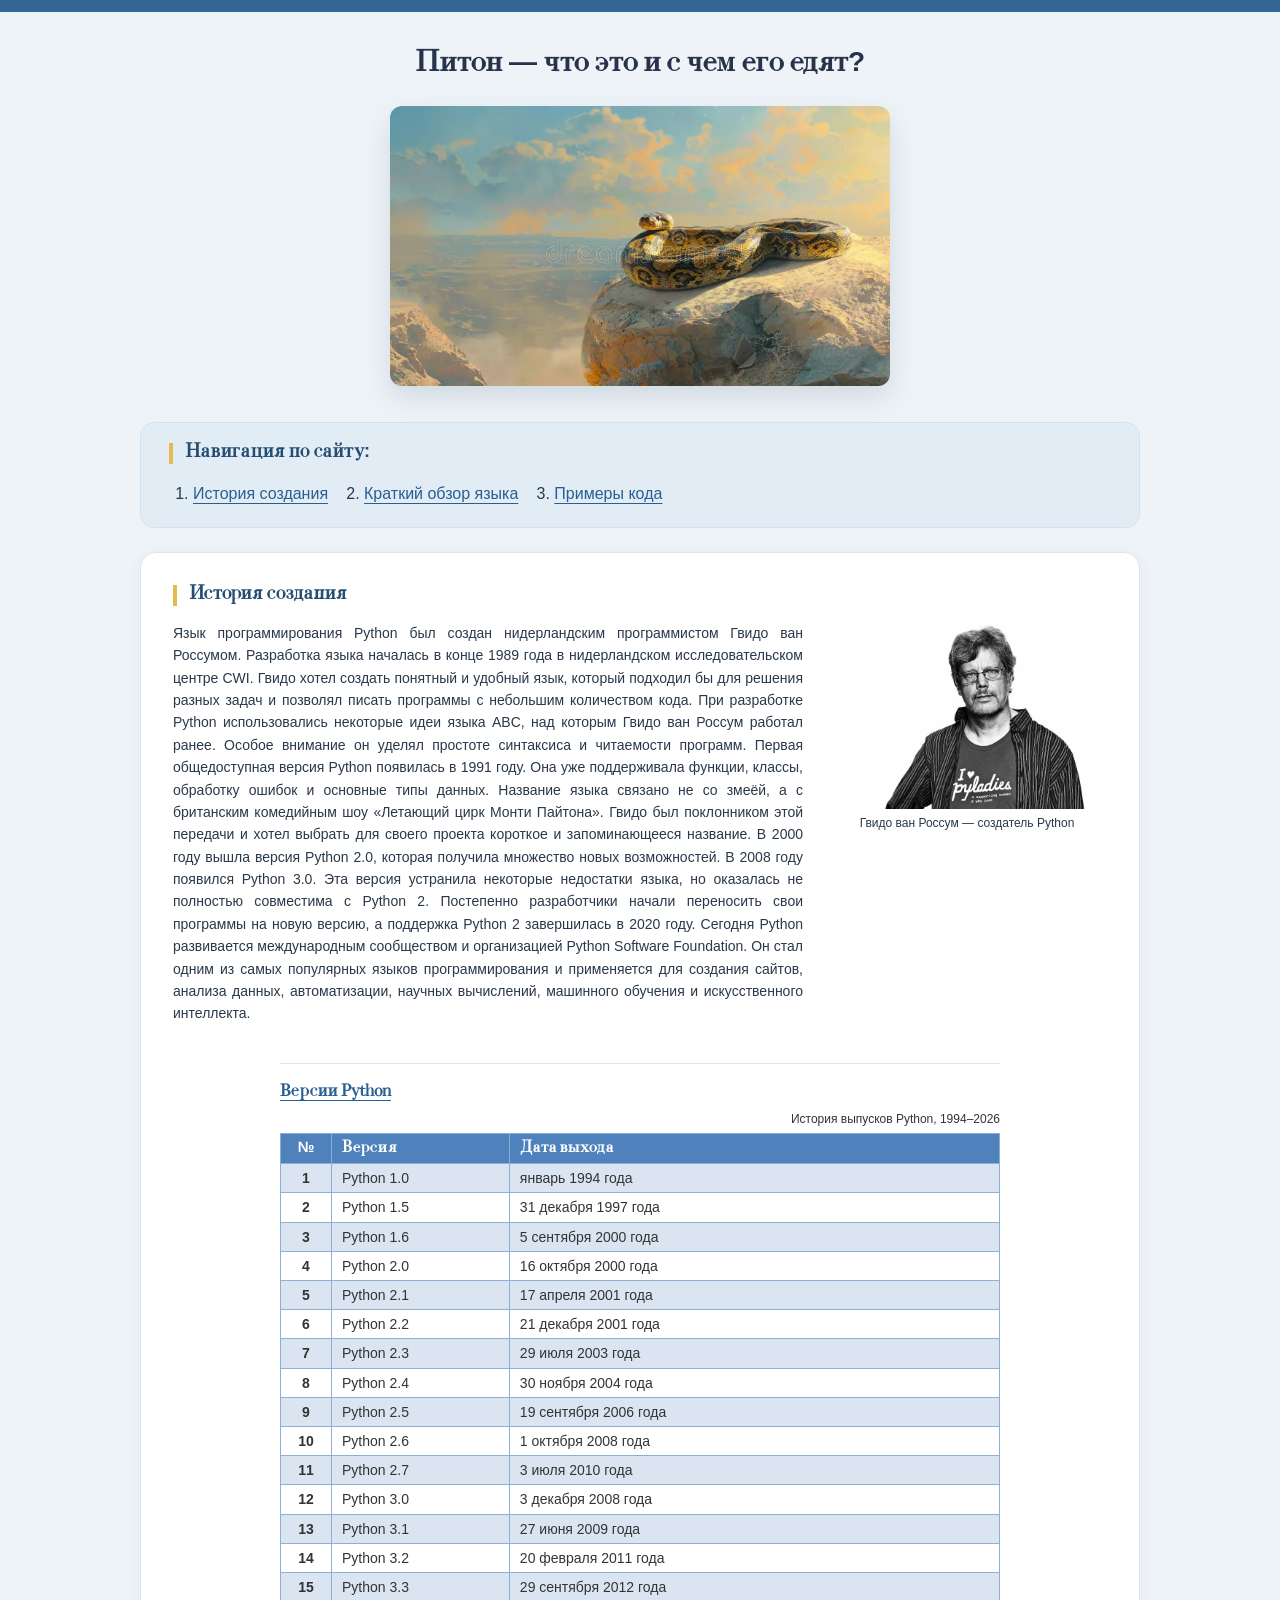
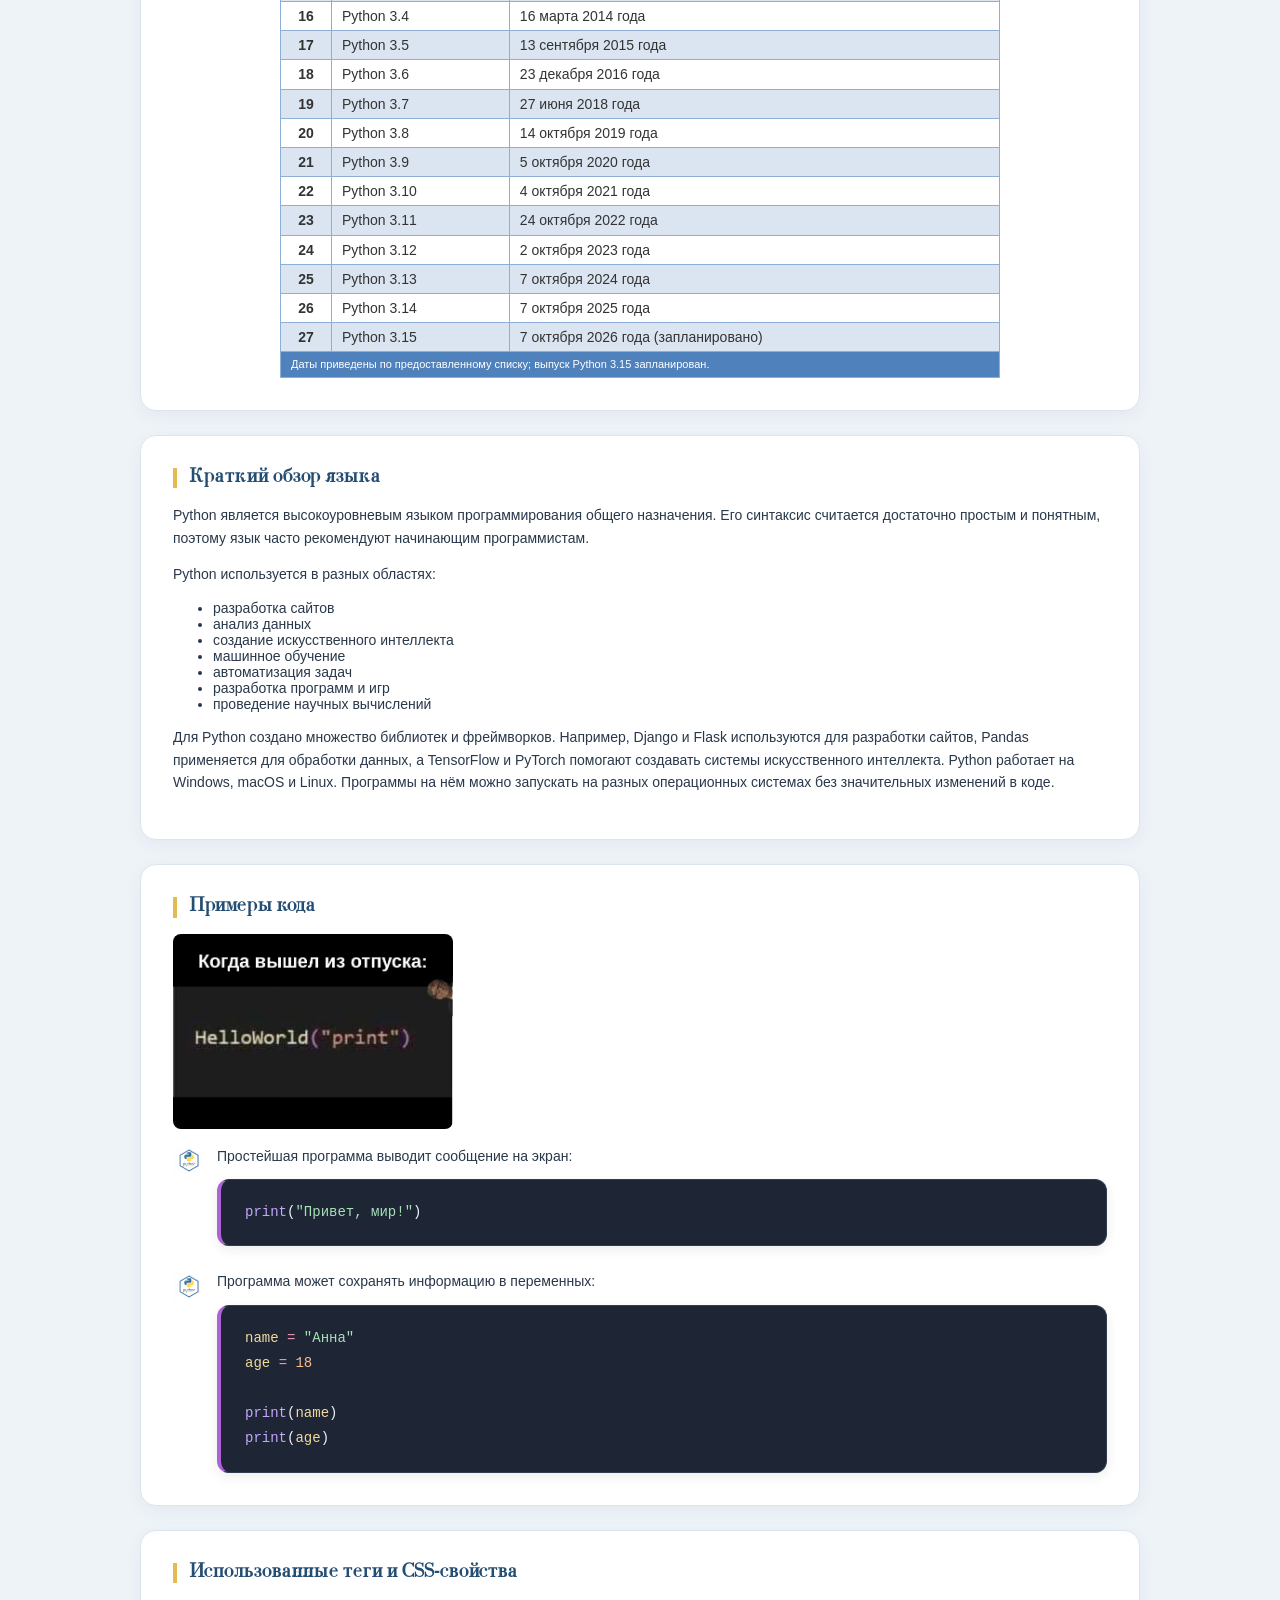
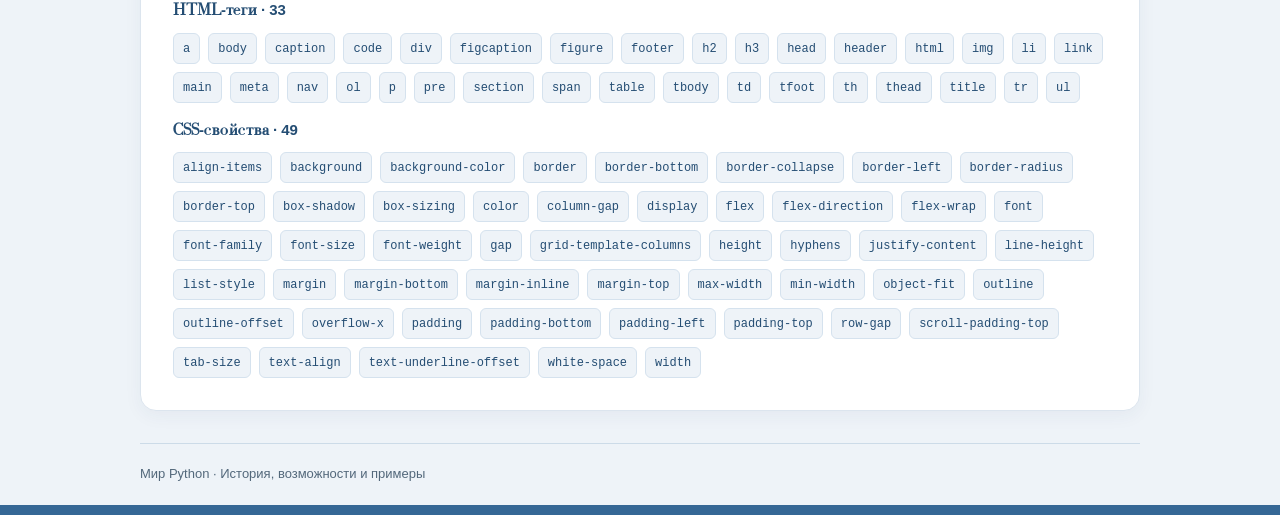
<file: labss/laba 1/index.html>
<!doctype html>
<html lang="ru">
  <head>
    <meta charset="UTF-8" />
    <meta name="viewport" content="width=device-width, initial-scale=1.0" />
    <title>Все о питон и питон о обо всем</title>
    <link rel="stylesheet" href="./normalize.css" />
    <link rel="stylesheet" href="./style.css" />
  </head>
  <body id="top">
    <header>
      <p class="page-title">Питон — что это и с чем его едят?</p>
      <img
        class="hero-image"
        src="./images/питон на галвную.webp"
        alt="Питон лежит на скале"
      />
    </header>
    <nav aria-label="Навигация по сайту">
      <h2>Навигация по сайту:</h2>
      <ol>
        <li><a href="#history">История создания</a></li>
        <li><a href="#overview">Краткий обзор языка</a></li>
        <li><a href="#examples">Примеры кода</a></li>
      </ol>
    </nav>
    <main>
      <section id="history">
        <h2>История создания</h2>
        <div class="history-layout">
          <p>
            Язык программирования Python был создан нидерландским программистом
            Гвидо ван Россумом. Разработка языка началась в конце 1989 года в
            нидерландском исследовательском центре CWI. Гвидо хотел создать
            понятный и удобный язык, который подходил бы для решения разных
            задач и позволял писать программы с небольшим количеством кода. При
            разработке Python использовались некоторые идеи языка ABC, над
            которым Гвидо ван Россум работал ранее. Особое внимание он уделял
            простоте синтаксиса и читаемости программ. Первая общедоступная
            версия Python появилась в 1991 году. Она уже поддерживала функции,
            классы, обработку ошибок и основные типы данных. Название языка
            связано не со змеёй, а с британским комедийным шоу «Летающий цирк
            Монти Пайтона». Гвидо был поклонником этой передачи и хотел выбрать
            для своего проекта короткое и запоминающееся название. В 2000 году
            вышла версия Python 2.0, которая получила множество новых
            возможностей. В 2008 году появился Python 3.0. Эта версия устранила
            некоторые недостатки языка, но оказалась не полностью совместима с
            Python 2. Постепенно разработчики начали переносить свои программы
            на новую версию, а поддержка Python 2 завершилась в 2020 году.
            Сегодня Python развивается международным сообществом и организацией
            Python Software Foundation. Он стал одним из самых популярных языков
            программирования и применяется для создания сайтов, анализа данных,
            автоматизации, научных вычислений, машинного обучения и
            искусственного интеллекта.
          </p>
          <figure class="creator-photo">
            <img
              src="./images/создатель питона.jpeg"
              alt="Гвидо ван Россум — создатель Python"
            />
            <figcaption>Гвидо ван Россум — создатель Python</figcaption>
          </figure>
        </div>
        <div id="versions" class="history-versions">
          <h3>
            <a
              href="https://ru.wikipedia.org/wiki/История_языка_программирования_Python"
              >Версии Python</a
            >
          </h3>
          <div class="table-wrapper">
            <table class="versions-table">
              <caption>
                История выпусков Python, 1994–2026
              </caption>
              <thead>
                <tr>
                  <th scope="col">№</th>
                  <th scope="col">Версия</th>
                  <th scope="col">Дата выхода</th>
                </tr>
              </thead>
              <tbody>
                <tr>
                  <th scope="row">1</th>
                  <td>Python 1.0</td>
                  <td>январь 1994 года</td>
                </tr>
                <tr>
                  <th scope="row">2</th>
                  <td>Python 1.5</td>
                  <td>31 декабря 1997 года</td>
                </tr>
                <tr>
                  <th scope="row">3</th>
                  <td>Python 1.6</td>
                  <td>5 сентября 2000 года</td>
                </tr>
                <tr>
                  <th scope="row">4</th>
                  <td>Python 2.0</td>
                  <td>16 октября 2000 года</td>
                </tr>
                <tr>
                  <th scope="row">5</th>
                  <td>Python 2.1</td>
                  <td>17 апреля 2001 года</td>
                </tr>
                <tr>
                  <th scope="row">6</th>
                  <td>Python 2.2</td>
                  <td>21 декабря 2001 года</td>
                </tr>
                <tr>
                  <th scope="row">7</th>
                  <td>Python 2.3</td>
                  <td>29 июля 2003 года</td>
                </tr>
                <tr>
                  <th scope="row">8</th>
                  <td>Python 2.4</td>
                  <td>30 ноября 2004 года</td>
                </tr>
                <tr>
                  <th scope="row">9</th>
                  <td>Python 2.5</td>
                  <td>19 сентября 2006 года</td>
                </tr>
                <tr>
                  <th scope="row">10</th>
                  <td>Python 2.6</td>
                  <td>1 октября 2008 года</td>
                </tr>
                <tr>
                  <th scope="row">11</th>
                  <td>Python 2.7</td>
                  <td>3 июля 2010 года</td>
                </tr>
                <tr>
                  <th scope="row">12</th>
                  <td>Python 3.0</td>
                  <td>3 декабря 2008 года</td>
                </tr>
                <tr>
                  <th scope="row">13</th>
                  <td>Python 3.1</td>
                  <td>27 июня 2009 года</td>
                </tr>
                <tr>
                  <th scope="row">14</th>
                  <td>Python 3.2</td>
                  <td>20 февраля 2011 года</td>
                </tr>
                <tr>
                  <th scope="row">15</th>
                  <td>Python 3.3</td>
                  <td>29 сентября 2012 года</td>
                </tr>
                <tr>
                  <th scope="row">16</th>
                  <td>Python 3.4</td>
                  <td>16 марта 2014 года</td>
                </tr>
                <tr>
                  <th scope="row">17</th>
                  <td>Python 3.5</td>
                  <td>13 сентября 2015 года</td>
                </tr>
                <tr>
                  <th scope="row">18</th>
                  <td>Python 3.6</td>
                  <td>23 декабря 2016 года</td>
                </tr>
                <tr>
                  <th scope="row">19</th>
                  <td>Python 3.7</td>
                  <td>27 июня 2018 года</td>
                </tr>
                <tr>
                  <th scope="row">20</th>
                  <td>Python 3.8</td>
                  <td>14 октября 2019 года</td>
                </tr>
                <tr>
                  <th scope="row">21</th>
                  <td>Python 3.9</td>
                  <td>5 октября 2020 года</td>
                </tr>
                <tr>
                  <th scope="row">22</th>
                  <td>Python 3.10</td>
                  <td>4 октября 2021 года</td>
                </tr>
                <tr>
                  <th scope="row">23</th>
                  <td>Python 3.11</td>
                  <td>24 октября 2022 года</td>
                </tr>
                <tr>
                  <th scope="row">24</th>
                  <td>Python 3.12</td>
                  <td>2 октября 2023 года</td>
                </tr>
                <tr>
                  <th scope="row">25</th>
                  <td>Python 3.13</td>
                  <td>7 октября 2024 года</td>
                </tr>
                <tr>
                  <th scope="row">26</th>
                  <td>Python 3.14</td>
                  <td>7 октября 2025 года</td>
                </tr>
                <tr>
                  <th scope="row">27</th>
                  <td>Python 3.15</td>
                  <td>7 октября 2026 года (запланировано)</td>
                </tr>
              </tbody>
              <tfoot>
                <tr>
                  <td colspan="3">
                    Даты приведены по предоставленному списку; выпуск Python
                    3.15 запланирован.
                  </td>
                </tr>
              </tfoot>
            </table>
          </div>
        </div>
      </section>
      <section id="overview">
        <h2>Краткий обзор языка</h2>
        <p>
          Python является высокоуровневым языком программирования общего
          назначения. Его синтаксис считается достаточно простым и понятным,
          поэтому язык часто рекомендуют начинающим программистам.
        </p>
        <p>Python используется в разных областях:</p>
        <ul>
          <li>разработка сайтов</li>
          <li>анализ данных</li>
          <li>создание искусственного интеллекта</li>
          <li>машинное обучение</li>
          <li>автоматизация задач</li>
          <li>разработка программ и игр</li>
          <li>проведение научных вычислений</li>
        </ul>
        <p>
          Для Python создано множество библиотек и фреймворков. Например, Django
          и Flask используются для разработки сайтов, Pandas применяется для
          обработки данных, а TensorFlow и PyTorch помогают создавать системы
          искусственного интеллекта. Python работает на Windows, macOS и Linux.
          Программы на нём можно запускать на разных операционных системах без
          значительных изменений в коде.
        </p>
      </section>

      <section id="examples">
        <h2>Примеры кода</h2>
        <div class="examples-layout">
          <img
            class="example-image"
            src="./images/прикол питон.jpg"
            alt="Шутка про Python: после отпуска вместо print написано helloWorld"
          />
          <div class="examples-content">
            <ul class="example-list">
              <li>
                <img src="./images/питон иконка.png" alt="" />
                <div>
                  <p>Простейшая программа выводит сообщение на экран:</p>
                  <pre
                    class="code-lines"
                  ><code><span class="code-function">print</span>(<span class="code-string">"Привет, мир!"</span>)</code></pre>
                </div>
              </li>
              <li>
                <img src="./images/питон иконка.png" alt="" />
                <div>
                  <p>Программа может сохранять информацию в переменных:</p>
                  <pre
                    class="code-lines"
                  ><code><span class="code-variable">name</span> <span class="code-operator">=</span> <span class="code-string">"Анна"</span>
<span class="code-variable">age</span> <span class="code-operator">=</span> <span class="code-number">18</span>

<span class="code-function">print</span>(<span class="code-variable">name</span>)
<span class="code-function">print</span>(<span class="code-variable">age</span>)</code></pre>
                </div>
              </li>
            </ul>
          </div>
        </div>
      </section>
      <section id="used-technologies" class="used-technologies">
        <h2>Использованные теги и CSS-свойства</h2>
        <h3>HTML-теги · 33</h3>
        <ul class="technology-list">
          <li><code>a</code></li>
          <li><code>body</code></li>
          <li><code>caption</code></li>
          <li><code>code</code></li>
          <li><code>div</code></li>
          <li><code>figcaption</code></li>
          <li><code>figure</code></li>
          <li><code>footer</code></li>
          <li><code>h2</code></li>
          <li><code>h3</code></li>
          <li><code>head</code></li>
          <li><code>header</code></li>
          <li><code>html</code></li>
          <li><code>img</code></li>
          <li><code>li</code></li>
          <li><code>link</code></li>
          <li><code>main</code></li>
          <li><code>meta</code></li>
          <li><code>nav</code></li>
          <li><code>ol</code></li>
          <li><code>p</code></li>
          <li><code>pre</code></li>
          <li><code>section</code></li>
          <li><code>span</code></li>
          <li><code>table</code></li>
          <li><code>tbody</code></li>
          <li><code>td</code></li>
          <li><code>tfoot</code></li>
          <li><code>th</code></li>
          <li><code>thead</code></li>
          <li><code>title</code></li>
          <li><code>tr</code></li>
          <li><code>ul</code></li>
        </ul>
        <h3>CSS-свойства · 49</h3>

        <ul class="technology-list">
          <li><code>align-items</code></li>
          <li><code>background</code></li>
          <li><code>background-color</code></li>
          <li><code>border</code></li>
          <li><code>border-bottom</code></li>
          <li><code>border-collapse</code></li>
          <li><code>border-left</code></li>
          <li><code>border-radius</code></li>
          <li><code>border-top</code></li>
          <li><code>box-shadow</code></li>
          <li><code>box-sizing</code></li>
          <li><code>color</code></li>
          <li><code>column-gap</code></li>
          <li><code>display</code></li>
          <li><code>flex</code></li>
          <li><code>flex-direction</code></li>
          <li><code>flex-wrap</code></li>
          <li><code>font</code></li>
          <li><code>font-family</code></li>
          <li><code>font-size</code></li>
          <li><code>font-weight</code></li>
          <li><code>gap</code></li>
          <li><code>grid-template-columns</code></li>
          <li><code>height</code></li>
          <li><code>hyphens</code></li>
          <li><code>justify-content</code></li>
          <li><code>line-height</code></li>
          <li><code>list-style</code></li>
          <li><code>margin</code></li>
          <li><code>margin-bottom</code></li>
          <li><code>margin-inline</code></li>
          <li><code>margin-top</code></li>
          <li><code>max-width</code></li>
          <li><code>min-width</code></li>
          <li><code>object-fit</code></li>
          <li><code>outline</code></li>
          <li><code>outline-offset</code></li>
          <li><code>overflow-x</code></li>
          <li><code>padding</code></li>
          <li><code>padding-bottom</code></li>
          <li><code>padding-left</code></li>
          <li><code>padding-top</code></li>
          <li><code>row-gap</code></li>
          <li><code>scroll-padding-top</code></li>
          <li><code>tab-size</code></li>
          <li><code>text-align</code></li>
          <li><code>text-underline-offset</code></li>
          <li><code>white-space</code></li>
          <li><code>width</code></li>
        </ul>
      </section>
    </main>
    <footer class="page-footer">
      <p>Мир Python · История, возможности и примеры</p>
    </footer>
  </body>
</html>
</file>
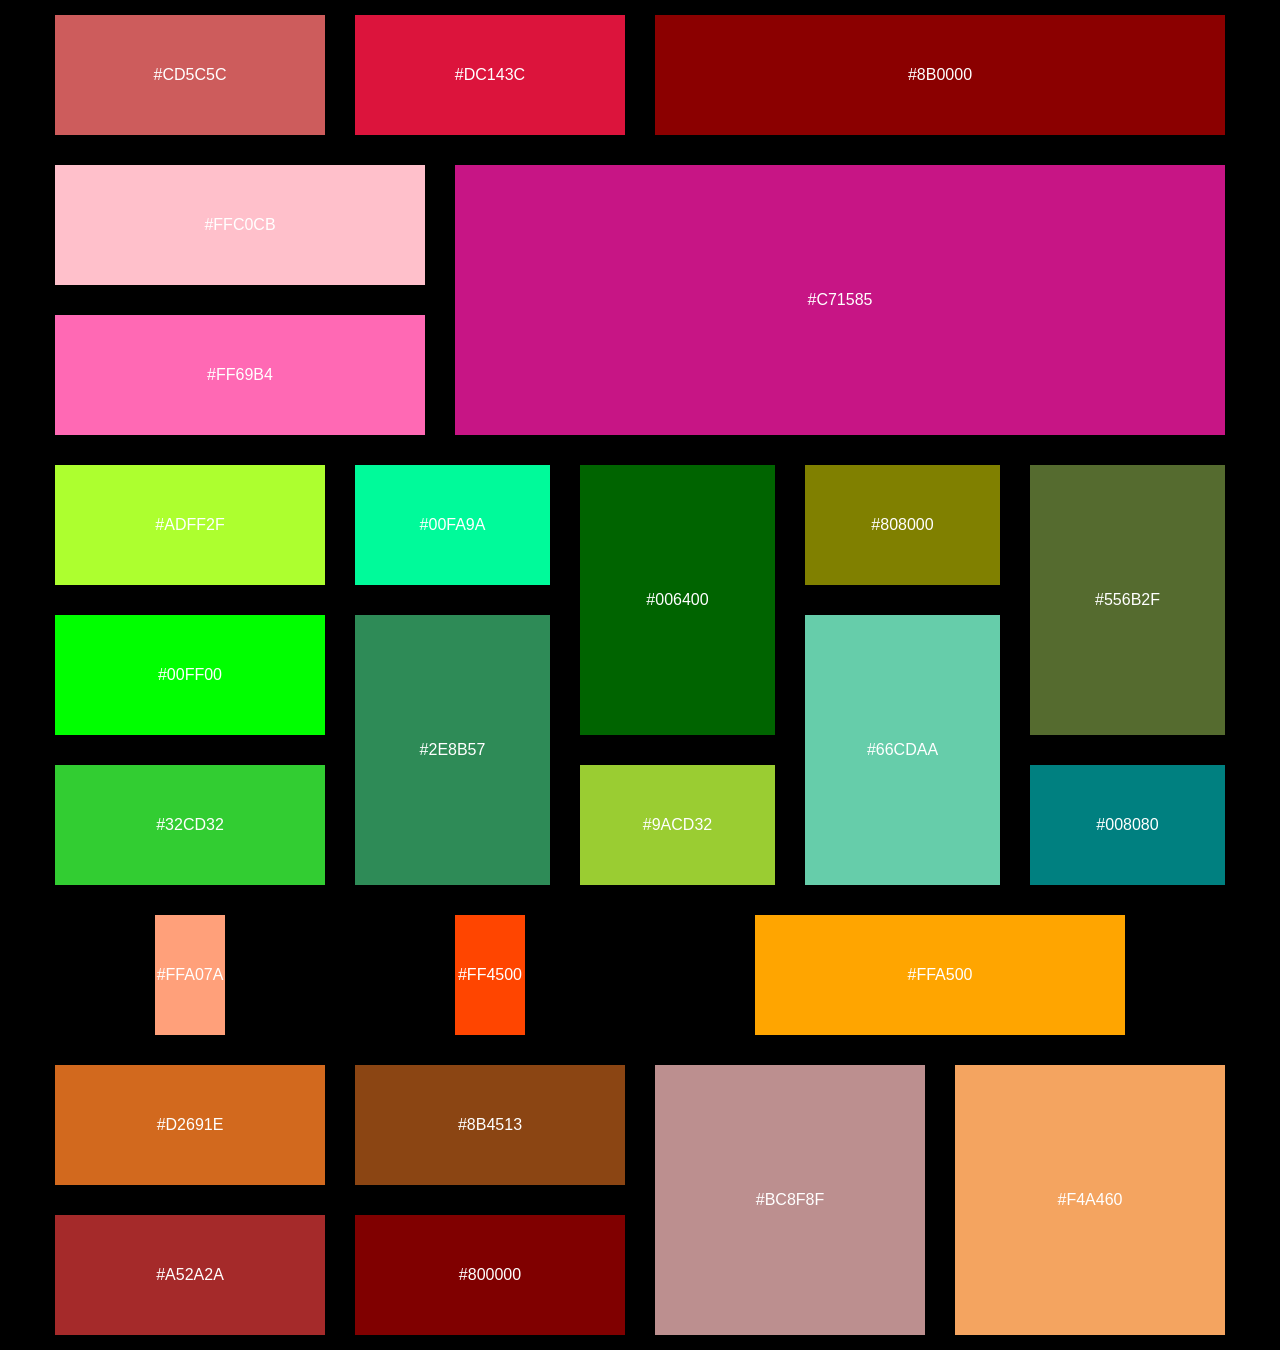
<file: labss/laba 2/index.html>
<!doctype html>
<html lang="ru">
  <head>
    <meta charset="UTF-8" />
    <meta name="viewport" content="width=device-width, initial-scale=1" />
    <title>Лабораторная работа 2 — вариант 7</title>
    <link rel="stylesheet" href="style.css" />
  </head>
  <body>
    <!-- Вариант 7: getRandomArray(7) = [2, 2, 3, 4, 1]. -->
    <div class="layout">
      <div class="red">
        <div class="cell b10" style="--color: #cd5c5c">#CD5C5C</div>
        <div class="cell b11" style="--color: #dc143c">#DC143C</div>
        <div class="cell b12" style="--color: #8b0000">#8B0000</div>
      </div>
      <div class="pink">
        <div class="pink-stack">
          <div class="cell b20" style="--color: #ffc0cb">#FFC0CB</div>
          <div class="cell b21" style="--color: #ff69b4">#FF69B4</div>
        </div>
        <div class="cell b22" style="--color: #c71585">#C71585</div>
      </div>
      <div class="green">
        <div class="green-side">
          <div class="cell b30" style="--color: #adff2f">#ADFF2F</div>
          <div class="cell b31" style="--color: #00ff00">#00FF00</div>
          <div class="cell b32" style="--color: #32cd32">#32CD32</div>
        </div>
        <div class="green-main">
          <div class="green-column col-a">
            <div class="cell b33" style="--color: #00fa9a">#00FA9A</div>
            <div class="cell b34" style="--color: #2e8b57">#2E8B57</div>
          </div>
          <div class="green-column col-b">
            <div class="cell b35" style="--color: #006400">#006400</div>
            <div class="cell b36" style="--color: #9acd32">#9ACD32</div>
          </div>
          <div class="green-column col-c">
            <div class="cell b37" style="--color: #808000">#808000</div>
            <div class="cell b38" style="--color: #66cdaa">#66CDAA</div>
          </div>
          <div class="green-column col-d">
            <div class="cell b39" style="--color: #556b2f">#556B2F</div>
            <div class="cell b40" style="--color: #008080">#008080</div>
          </div>
        </div>
      </div>
      <div class="orange">
        <div class="cell b50" style="--color: #ffa07a">#FFA07A</div>
        <div class="cell b51" style="--color: #ff4500">#FF4500</div>
        <div class="cell b52" style="--color: #ffa500">#FFA500</div>
      </div>
      <div class="brown">
        <div class="brown-small">
          <div class="cell b62" style="--color: #d2691e">#D2691E</div>
          <div class="cell b63" style="--color: #8b4513">#8B4513</div>
          <div class="cell b64" style="--color: #a52a2a">#A52A2A</div>
          <div class="cell b65" style="--color: #800000">#800000</div>
        </div>
        <div class="brown-tall">
          <div class="cell b60" style="--color: #bc8f8f">#BC8F8F</div>
          <div class="cell b61" style="--color: #f4a460">#F4A460</div>
        </div>
      </div>
    </div>
  </body>
</html>
</file>
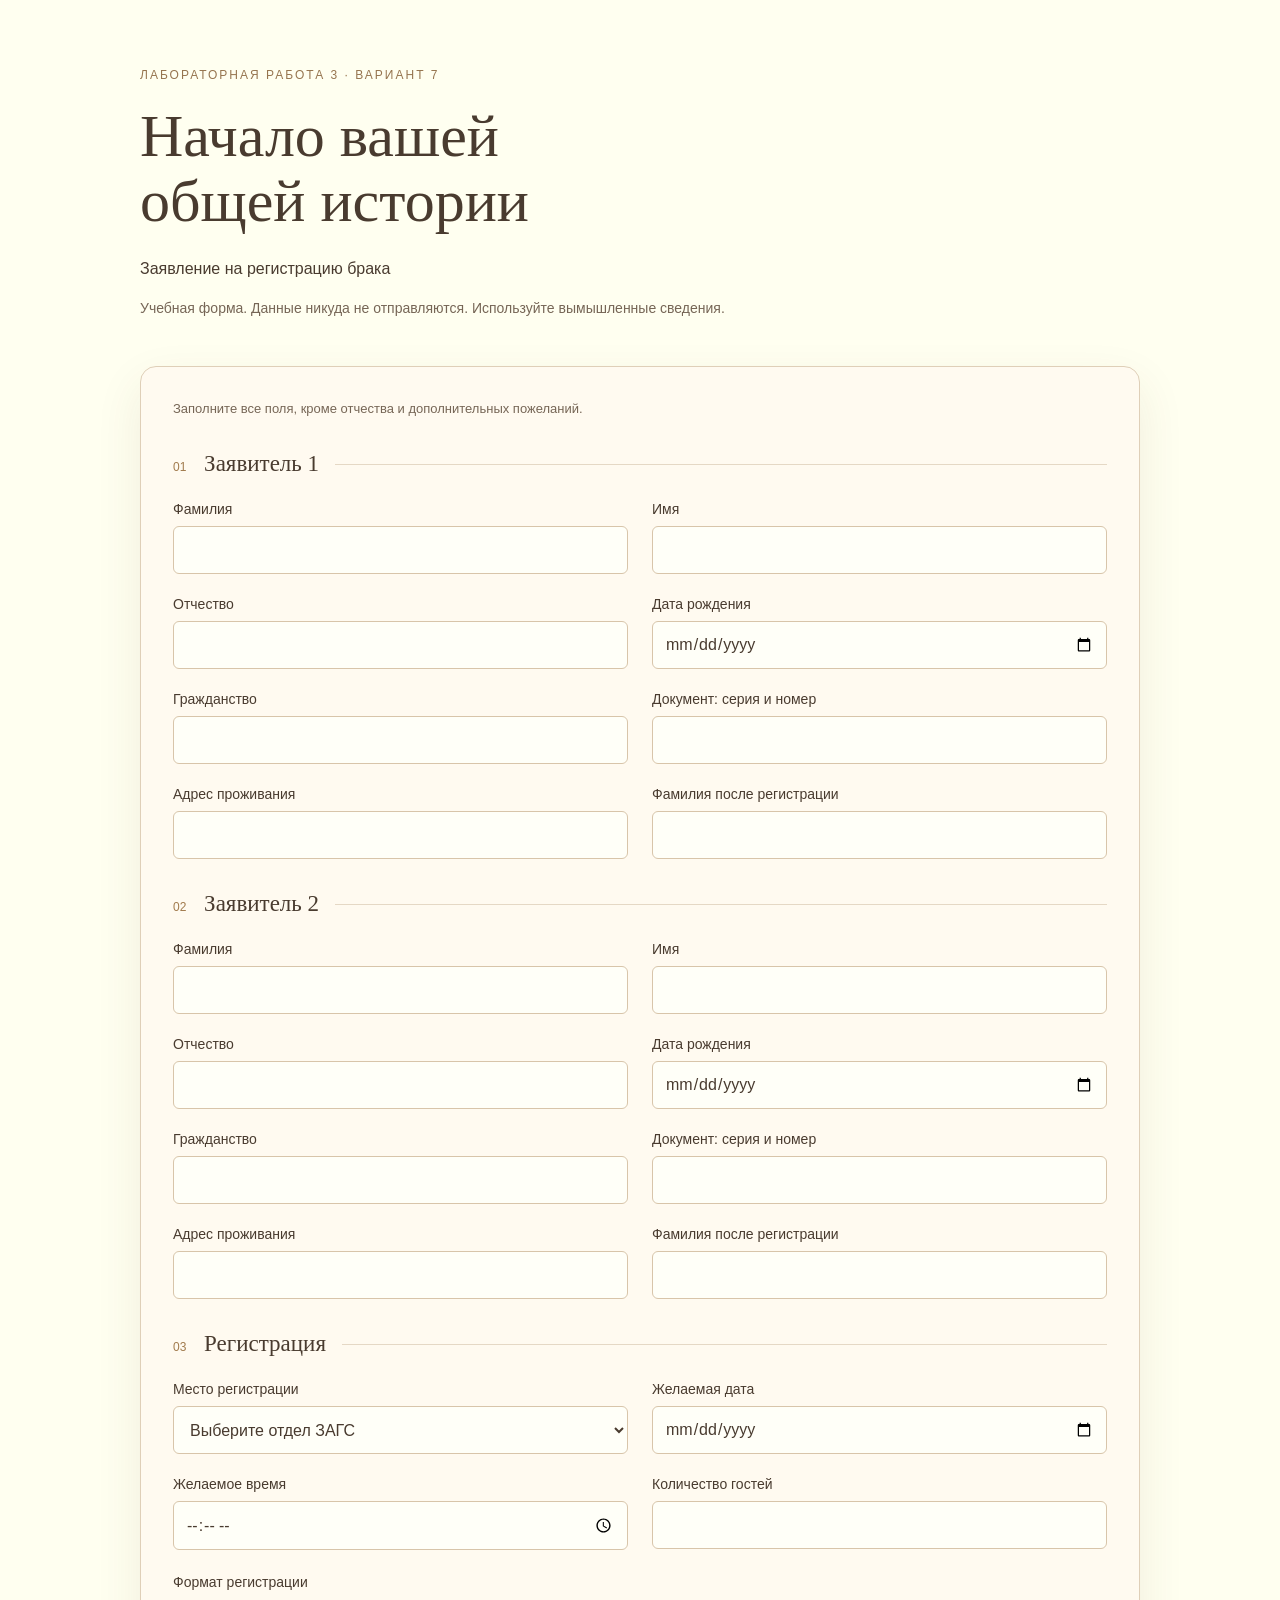
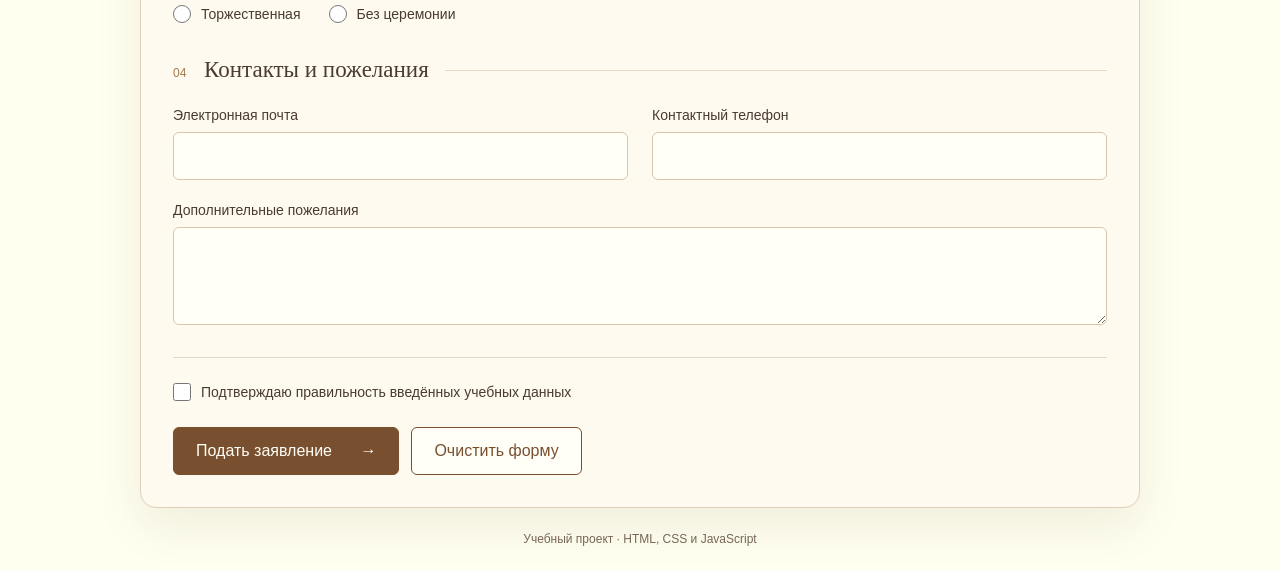
<file: labss/laba 3/index.html>
<!doctype html>
<html lang="ru">
<head>
<meta charset="UTF-8">
<meta name="viewport" content="width=device-width, initial-scale=1">
<title>Заявление на регистрацию брака — Лабораторная 3</title>
<link rel="stylesheet" href="style.css">
<script src="script.js" defer></script>
</head>
<body>
<main class="page">
<header class="intro"><p class="eyebrow">Лабораторная работа 3 · Вариант 7</p><h1>Начало вашей<br>общей истории</h1><p>Заявление на регистрацию брака</p><p class="notice">Учебная форма. Данные никуда не отправляются. Используйте вымышленные сведения.</p></header>
<form id="marriage-form">
<p class="form-note">Заполните все поля, кроме отчества и дополнительных пожеланий.</p>
<fieldset><legend><span>01</span> Заявитель 1</legend><div class="fields"><div class="field"><label for="person-1-surname">Фамилия</label><input id="person-1-surname" name="person-1-surname" type="text" placeholder="Фамилия" aria-label="Фамилия" required maxlength="80" autocomplete="family-name"></div><div class="field"><label for="person-1-name">Имя</label><input id="person-1-name" name="person-1-name" type="text" placeholder="Имя" aria-label="Имя" required maxlength="80" autocomplete="given-name"></div><div class="field"><label for="person-1-patronymic">Отчество</label><input id="person-1-patronymic" name="person-1-patronymic" type="text" placeholder="Отчество" aria-label="Отчество"  maxlength="80" autocomplete="additional-name"></div><div class="field always-caption"><label for="person-1-birth">Дата рождения</label><input id="person-1-birth" name="person-1-birth" type="date" aria-label="Дата рождения заявителя 1" required></div><div class="field"><label for="person-1-citizenship">Гражданство</label><input id="person-1-citizenship" name="person-1-citizenship" type="text" placeholder="Гражданство" aria-label="Гражданство" required list="citizenships" maxlength="80"></div><div class="field"><label for="person-1-passport">Документ: серия и номер</label><input id="person-1-passport" name="person-1-passport" type="text" placeholder="Документ: серия и номер" aria-label="Документ: серия и номер" required maxlength="40"></div><div class="field"><label for="person-1-address">Адрес проживания</label><input id="person-1-address" name="person-1-address" type="text" placeholder="Адрес проживания" aria-label="Адрес проживания" required autocomplete="street-address" maxlength="250"></div><div class="field"><label for="person-1-new-surname">Фамилия после регистрации</label><input id="person-1-new-surname" name="person-1-new-surname" type="text" placeholder="Фамилия после регистрации" aria-label="Фамилия после регистрации" required maxlength="80"></div></div></fieldset><fieldset><legend><span>02</span> Заявитель 2</legend><div class="fields"><div class="field"><label for="person-2-surname">Фамилия</label><input id="person-2-surname" name="person-2-surname" type="text" placeholder="Фамилия" aria-label="Фамилия" required maxlength="80" autocomplete="family-name"></div><div class="field"><label for="person-2-name">Имя</label><input id="person-2-name" name="person-2-name" type="text" placeholder="Имя" aria-label="Имя" required maxlength="80" autocomplete="given-name"></div><div class="field"><label for="person-2-patronymic">Отчество</label><input id="person-2-patronymic" name="person-2-patronymic" type="text" placeholder="Отчество" aria-label="Отчество"  maxlength="80" autocomplete="additional-name"></div><div class="field always-caption"><label for="person-2-birth">Дата рождения</label><input id="person-2-birth" name="person-2-birth" type="date" aria-label="Дата рождения заявителя 2" required></div><div class="field"><label for="person-2-citizenship">Гражданство</label><input id="person-2-citizenship" name="person-2-citizenship" type="text" placeholder="Гражданство" aria-label="Гражданство" required list="citizenships" maxlength="80"></div><div class="field"><label for="person-2-passport">Документ: серия и номер</label><input id="person-2-passport" name="person-2-passport" type="text" placeholder="Документ: серия и номер" aria-label="Документ: серия и номер" required maxlength="40"></div><div class="field"><label for="person-2-address">Адрес проживания</label><input id="person-2-address" name="person-2-address" type="text" placeholder="Адрес проживания" aria-label="Адрес проживания" required autocomplete="street-address" maxlength="250"></div><div class="field"><label for="person-2-new-surname">Фамилия после регистрации</label><input id="person-2-new-surname" name="person-2-new-surname" type="text" placeholder="Фамилия после регистрации" aria-label="Фамилия после регистрации" required maxlength="80"></div></div></fieldset>
<fieldset><legend><span>03</span> Регистрация</legend><div class="fields">
<div class="field always-caption"><label for="office">Место регистрации</label><select id="office" name="office" required><option value="" disabled selected>Выберите отдел ЗАГС</option><optgroup label="Учебные отделы"><option value="central">Центральный отдел</option><option value="north">Северный отдел</option><option value="south">Южный отдел</option></optgroup></select></div>
<div class="field always-caption"><label for="ceremony-date">Желаемая дата</label><input type="date" id="ceremony-date" name="ceremony-date" required></div>
<div class="field always-caption"><label for="ceremony-time">Желаемое время</label><input type="time" id="ceremony-time" name="ceremony-time" min="09:00" max="17:00" required></div>
<div class="field"><label for="guests">Количество гостей</label><input id="guests" name="guests" type="number" placeholder="Количество гостей" aria-label="Количество гостей" required min="0" max="100" step="1"></div>
</div><div class="choice-group"><p id="ceremony-label">Формат регистрации</p><div class="choices" role="group" aria-labelledby="ceremony-label"><label class="choice"><input type="radio" name="ceremony" value="solemn" required> Торжественная</label><label class="choice"><input type="radio" name="ceremony" value="simple"> Без церемонии</label></div></div>
</fieldset>
<fieldset><legend><span>04</span> Контакты и пожелания</legend><div class="fields">
<div class="field"><label for="email">Электронная почта</label><input id="email" name="email" type="email" placeholder="Электронная почта" aria-label="Электронная почта" required autocomplete="email" maxlength="150"></div><div class="field"><label for="phone">Контактный телефон</label><input id="phone" name="phone" type="tel" placeholder="Контактный телефон" aria-label="Контактный телефон" required autocomplete="tel" pattern="[+0-9() —-]{7,25}" title="От 7 до 25 символов: цифры, пробелы, +, скобки и дефисы"></div>
<div class="field full"><label for="wishes">Дополнительные пожелания</label><textarea id="wishes" name="wishes" rows="4" maxlength="1500" placeholder="Дополнительные пожелания (необязательно)" aria-label="Дополнительные пожелания"></textarea></div>
</div></fieldset>
<datalist id="citizenships"><option value="Россия"><option value="Беларусь"><option value="Казахстан"><option value="Другое"></datalist>
<div class="form-footer"><label class="choice consent"><input type="checkbox" id="consent" name="consent" required> Подтверждаю правильность введённых учебных данных</label><div class="actions"><button type="submit">Подать заявление <span aria-hidden="true">→</span></button><button type="reset" class="secondary">Очистить форму</button></div><output id="result" for="marriage-form" role="status" aria-live="polite"></output></div>
</form>
<footer class="page-footer">Учебный проект · HTML, CSS и JavaScript</footer>
</main>
</body>
</html>
</file>
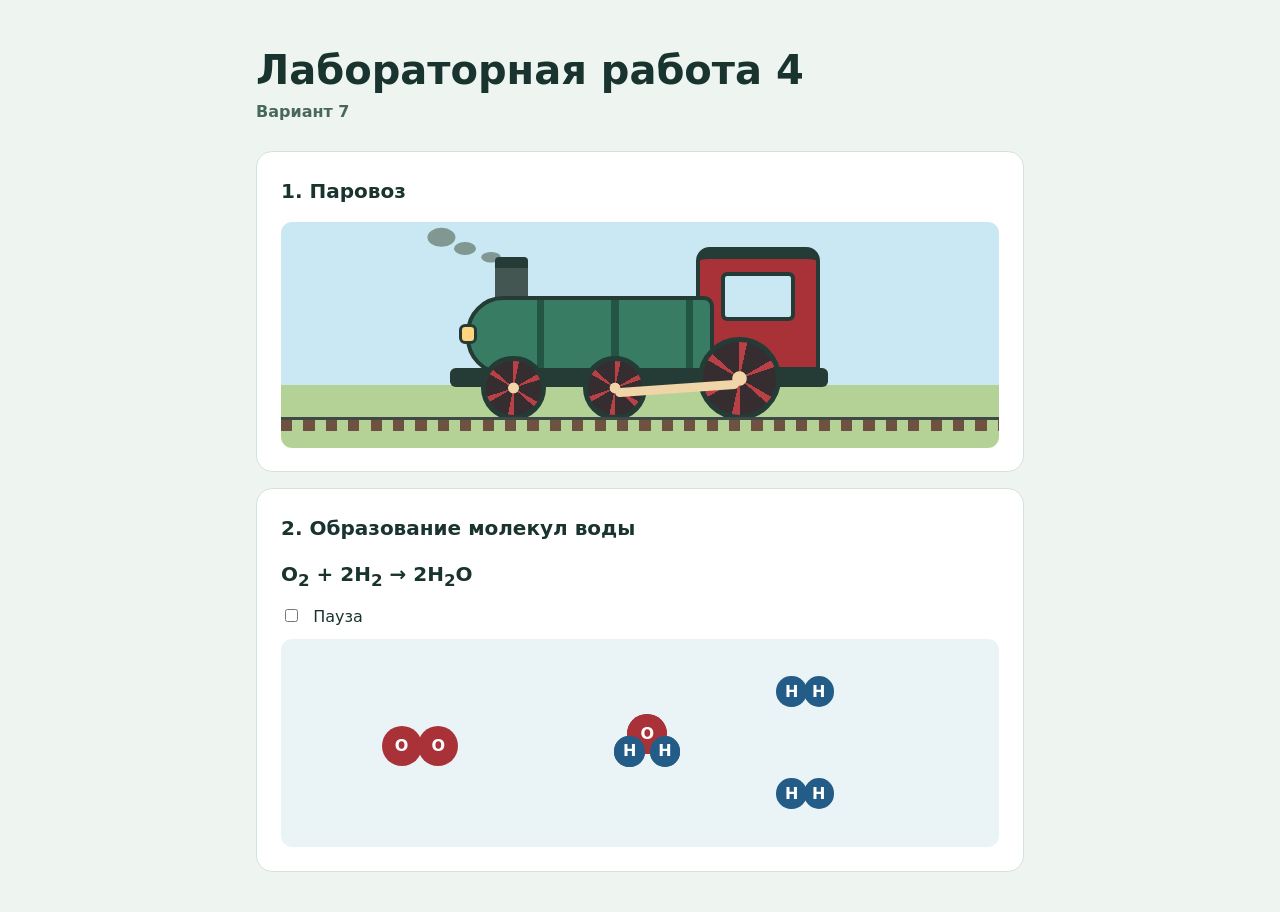
<file: labss/laba 4/index.html>
<!doctype html>
<html lang="ru">
  <head>
    <meta charset="utf-8" />
    <meta name="viewport" content="width=device-width, initial-scale=1" />
    <title>Лабораторная работа 4 — вариант 7</title>
    <link rel="stylesheet" href="style.css" />
  </head>
  <body>
    <main>
      <h1>Лабораторная работа 4 <span>Вариант 7</span></h1>

      <section>
        <h2>1. Паровоз</h2>
        <div
          class="landscape"
          role="img"
          aria-label="Красно-зелёный паровоз с тремя колёсами и дымом из трубы"
        >
          <div class="train">
            <div class="smoke"></div>
            <div class="chimney"></div>
            <div class="cab"></div>
            <div class="boiler"></div>
            <div class="lamp"></div>
            <div class="chassis"></div>
            <div class="wheel wheel-small"></div>
            <div class="wheel wheel-middle"></div>
            <div class="wheel wheel-large"></div>
            <div class="rod"></div>
          </div>
        </div>
      </section>

      <section>
        <h2>2. Образование молекул воды</h2>
        <p class="equation">O<sub>2</sub> + 2H<sub>2</sub> → 2H<sub>2</sub>O</p>
        <div class="reaction">
          <input type="checkbox" id="pause" />
          <label for="pause">Пауза</label>
          <div
            class="vessel"
            role="img"
            aria-label="Одна молекула кислорода и две молекулы водорода сближаются и образуют две молекулы воды"
          >
            <div class="molecule oxygen-pair">
              <span class="oxygen">O</span><span class="oxygen">O</span>
            </div>
            <div class="molecule hydrogen-pair hydrogen-top">
              <span>H</span><span>H</span>
            </div>
            <div class="molecule hydrogen-pair hydrogen-bottom">
              <span>H</span><span>H</span>
            </div>
            <div class="molecule water water-top">
              <span class="oxygen">O</span><span>H</span><span>H</span>
            </div>
            <div class="molecule water water-bottom">
              <span class="oxygen">O</span><span>H</span><span>H</span>
            </div>
          </div>
        </div>
      </section>
    </main>
  </body>
</html>
</file>
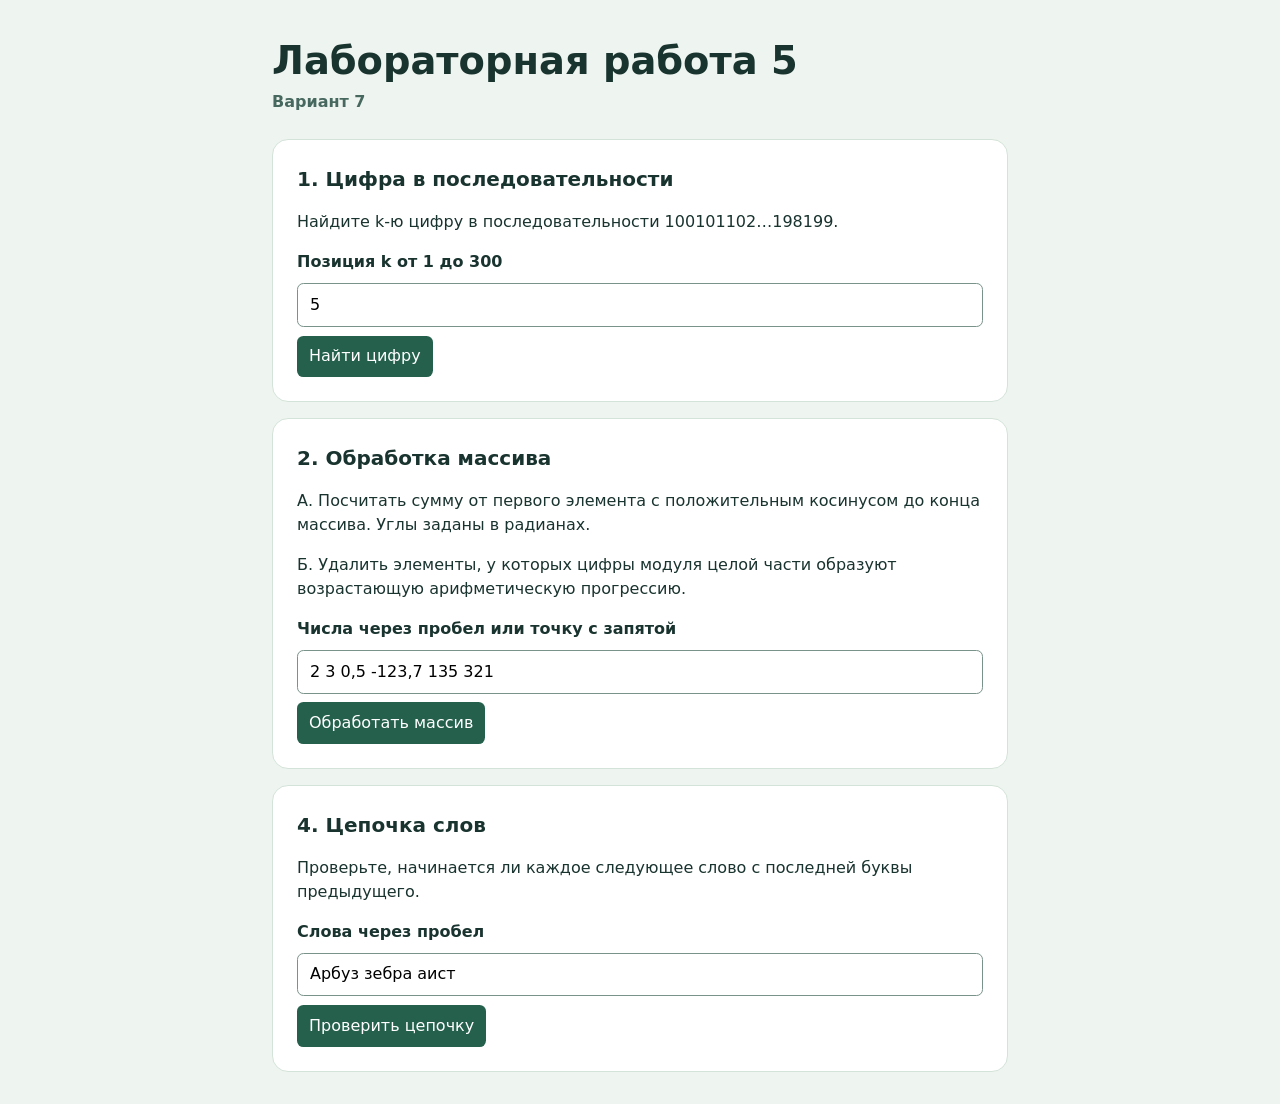
<file: labss/laba 5/index.html>
<!doctype html>
<html lang="ru">
<head>
  <meta charset="utf-8">
  <meta name="viewport" content="width=device-width, initial-scale=1">
  <title>Лабораторная работа 5 — вариант 7</title>
  <link rel="stylesheet" href="style.css">
  <script src="script.js" defer></script>
</head>
<body>
  <main>
    <h1>Лабораторная работа 5 <span>Вариант 7</span></h1>

    <section>
      <h2>1. Цифра в последовательности</h2>
      <p>Найдите k-ю цифру в последовательности 100101102…198199.</p>
      <form id="digit-form">
        <label for="position">Позиция k от 1 до 300</label>
        <input id="position" type="number" min="1" max="300" step="1" value="5" required>
        <button type="submit">Найти цифру</button>
        <output for="position"></output>
      </form>
    </section>

    <section>
      <h2>2. Обработка массива</h2>
      <p>А. Посчитать сумму от первого элемента с положительным косинусом до конца массива. Углы заданы в радианах.</p>
      <p>Б. Удалить элементы, у которых цифры модуля целой части образуют возрастающую арифметическую прогрессию.</p>
      <form id="array-form">
        <label for="numbers">Числа через пробел или точку с запятой</label>
        <input id="numbers" type="text" value="2 3 0,5 -123,7 135 321" required>
        <button type="submit">Обработать массив</button>
        <output for="numbers"></output>
      </form>
    </section>

    <section>
      <h2>4. Цепочка слов</h2>
      <p>Проверьте, начинается ли каждое следующее слово с последней буквы предыдущего.</p>
      <form id="words-form">
        <label for="words">Слова через пробел</label>
        <input id="words" type="text" value="Арбуз зебра аист" required>
        <button type="submit">Проверить цепочку</button>
        <output for="words"></output>
      </form>
    </section>
  </main>
</body>
</html>
</file>
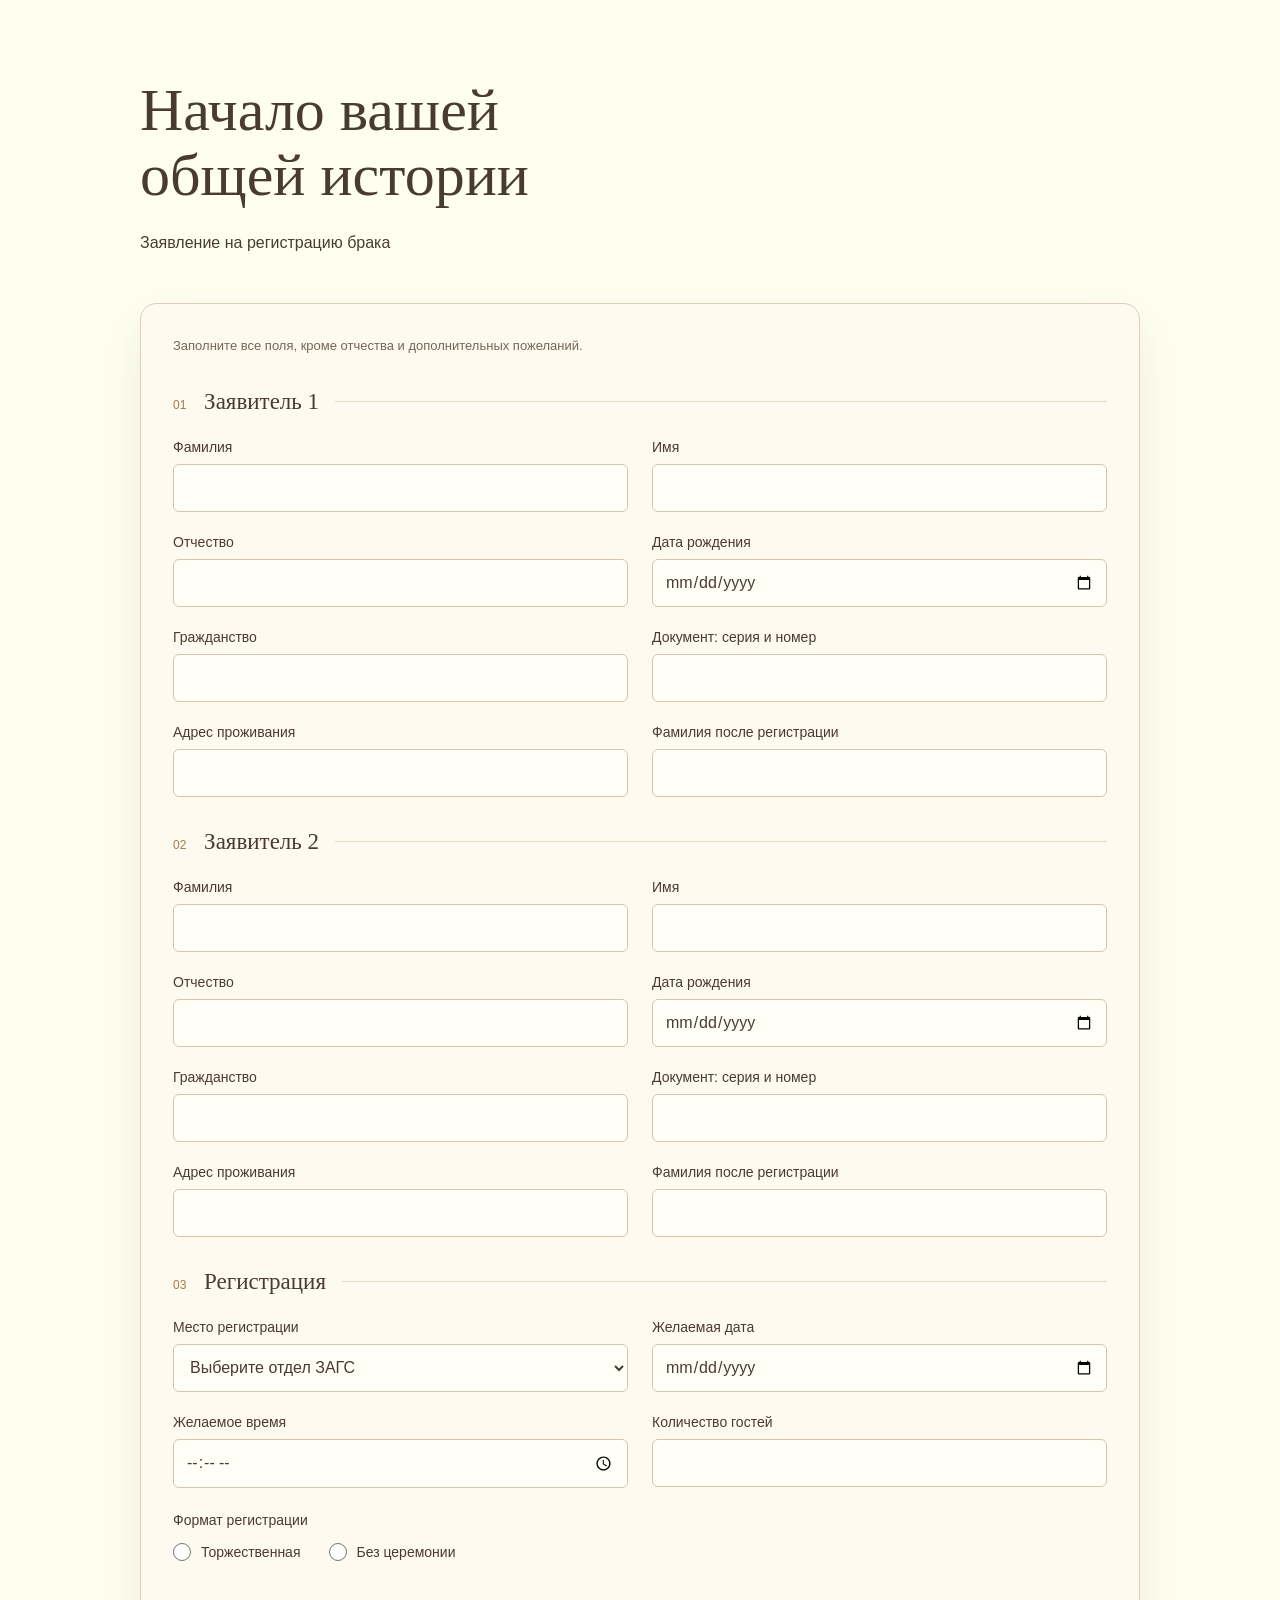
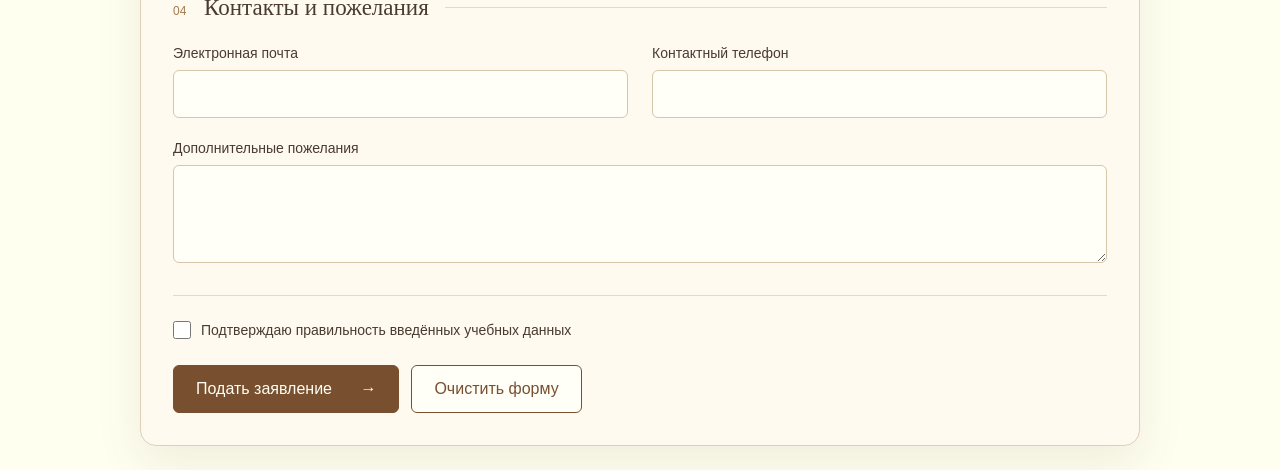
<file: labss/laba 6/index.html>
<!doctype html>
<html lang="ru">
  <head>
    <meta charset="UTF-8" />
    <meta name="viewport" content="width=device-width, initial-scale=1" />
    <title>Заявление на регистрацию брака — Лабораторная 6</title>
    <link rel="stylesheet" href="style.css" />
    <script src="script.js" defer></script>
  </head>
  <body>
    <main class="page">
      <header class="intro">
        <h1>Начало вашей<br />общей истории</h1>
        <p>Заявление на регистрацию брака</p>
      </header>
      <form id="marriage-form">
        <p class="form-note">
          Заполните все поля, кроме отчества и дополнительных пожеланий.
        </p>
        <fieldset>
          <legend><span>01</span> Заявитель 1</legend>
          <div class="fields">
            <div class="field">
              <label for="person-1-surname">Фамилия</label
              ><input
                id="person-1-surname"
                name="person-1-surname"
                type="text"
                placeholder="Фамилия"
                aria-label="Фамилия"
                required
                maxlength="80"
                autocomplete="family-name"
              />
            </div>
            <div class="field">
              <label for="person-1-name">Имя</label
              ><input
                id="person-1-name"
                name="person-1-name"
                type="text"
                placeholder="Имя"
                aria-label="Имя"
                required
                maxlength="80"
                autocomplete="given-name"
              />
            </div>
            <div class="field">
              <label for="person-1-patronymic">Отчество</label
              ><input
                id="person-1-patronymic"
                name="person-1-patronymic"
                type="text"
                placeholder="Отчество"
                aria-label="Отчество"
                maxlength="80"
                autocomplete="additional-name"
              />
            </div>
            <div class="field always-caption">
              <label for="person-1-birth">Дата рождения</label
              ><input
                id="person-1-birth"
                name="person-1-birth"
                type="date"
                aria-label="Дата рождения заявителя 1"
                required
              />
            </div>
            <div class="field">
              <label for="person-1-citizenship">Гражданство</label
              ><input
                id="person-1-citizenship"
                name="person-1-citizenship"
                type="text"
                placeholder="Гражданство"
                aria-label="Гражданство"
                required
                list="citizenships"
                maxlength="80"
              />
            </div>
            <div class="field">
              <label for="person-1-passport">Документ: серия и номер</label
              ><input
                id="person-1-passport"
                name="person-1-passport"
                type="text"
                placeholder="Документ: серия и номер"
                aria-label="Документ: серия и номер"
                required
                maxlength="40"
              />
            </div>
            <div class="field">
              <label for="person-1-address">Адрес проживания</label
              ><input
                id="person-1-address"
                name="person-1-address"
                type="text"
                placeholder="Адрес проживания"
                aria-label="Адрес проживания"
                required
                autocomplete="street-address"
                maxlength="250"
              />
            </div>
            <div class="field">
              <label for="person-1-new-surname">Фамилия после регистрации</label
              ><input
                id="person-1-new-surname"
                name="person-1-new-surname"
                type="text"
                placeholder="Фамилия после регистрации"
                aria-label="Фамилия после регистрации"
                required
                maxlength="80"
              />
            </div>
          </div>
        </fieldset>
        <fieldset>
          <legend><span>02</span> Заявитель 2</legend>
          <div class="fields">
            <div class="field">
              <label for="person-2-surname">Фамилия</label
              ><input
                id="person-2-surname"
                name="person-2-surname"
                type="text"
                placeholder="Фамилия"
                aria-label="Фамилия"
                required
                maxlength="80"
                autocomplete="family-name"
              />
            </div>
            <div class="field">
              <label for="person-2-name">Имя</label
              ><input
                id="person-2-name"
                name="person-2-name"
                type="text"
                placeholder="Имя"
                aria-label="Имя"
                required
                maxlength="80"
                autocomplete="given-name"
              />
            </div>
            <div class="field">
              <label for="person-2-patronymic">Отчество</label
              ><input
                id="person-2-patronymic"
                name="person-2-patronymic"
                type="text"
                placeholder="Отчество"
                aria-label="Отчество"
                maxlength="80"
                autocomplete="additional-name"
              />
            </div>
            <div class="field always-caption">
              <label for="person-2-birth">Дата рождения</label
              ><input
                id="person-2-birth"
                name="person-2-birth"
                type="date"
                aria-label="Дата рождения заявителя 2"
                required
              />
            </div>
            <div class="field">
              <label for="person-2-citizenship">Гражданство</label
              ><input
                id="person-2-citizenship"
                name="person-2-citizenship"
                type="text"
                placeholder="Гражданство"
                aria-label="Гражданство"
                required
                list="citizenships"
                maxlength="80"
              />
            </div>
            <div class="field">
              <label for="person-2-passport">Документ: серия и номер</label
              ><input
                id="person-2-passport"
                name="person-2-passport"
                type="text"
                placeholder="Документ: серия и номер"
                aria-label="Документ: серия и номер"
                required
                maxlength="40"
              />
            </div>
            <div class="field">
              <label for="person-2-address">Адрес проживания</label
              ><input
                id="person-2-address"
                name="person-2-address"
                type="text"
                placeholder="Адрес проживания"
                aria-label="Адрес проживания"
                required
                autocomplete="street-address"
                maxlength="250"
              />
            </div>
            <div class="field">
              <label for="person-2-new-surname">Фамилия после регистрации</label
              ><input
                id="person-2-new-surname"
                name="person-2-new-surname"
                type="text"
                placeholder="Фамилия после регистрации"
                aria-label="Фамилия после регистрации"
                required
                maxlength="80"
              />
            </div>
          </div>
        </fieldset>
        <fieldset>
          <legend><span>03</span> Регистрация</legend>
          <div class="fields">
            <div class="field always-caption">
              <label for="office">Место регистрации</label
              ><select id="office" name="office" required>
                <option value="" disabled selected>Выберите отдел ЗАГС</option>
                <optgroup label="Учебные отделы">
                  <option value="central">Центральный отдел</option>
                  <option value="north">Северный отдел</option>
                  <option value="south">Южный отдел</option>
                </optgroup>
              </select>
            </div>
            <div class="field always-caption">
              <label for="ceremony-date">Желаемая дата</label
              ><input
                type="date"
                id="ceremony-date"
                name="ceremony-date"
                required
              />
            </div>
            <div class="field always-caption">
              <label for="ceremony-time">Желаемое время</label
              ><input
                type="time"
                id="ceremony-time"
                name="ceremony-time"
                min="09:00"
                max="17:00"
                required
              />
            </div>
            <div class="field">
              <label for="guests">Количество гостей</label
              ><input
                id="guests"
                name="guests"
                type="number"
                placeholder="Количество гостей"
                aria-label="Количество гостей"
                required
                min="0"
                max="100"
                step="1"
              />
            </div>
          </div>
          <div class="choice-group">
            <p id="ceremony-label">Формат регистрации</p>
            <div class="choices" role="group" aria-labelledby="ceremony-label">
              <label class="choice"
                ><input type="radio" name="ceremony" value="solemn" required />
                Торжественная</label
              ><label class="choice"
                ><input type="radio" name="ceremony" value="simple" required />
                Без церемонии</label
              >
            </div>
          </div>
        </fieldset>
        <fieldset>
          <legend><span>04</span> Контакты и пожелания</legend>
          <div class="fields">
            <div class="field">
              <label for="email">Электронная почта</label
              ><input
                id="email"
                name="email"
                type="email"
                placeholder="Электронная почта"
                aria-label="Электронная почта"
                required
                autocomplete="email"
                maxlength="150"
              />
            </div>
            <div class="field">
              <label for="phone">Контактный телефон</label
              ><input
                id="phone"
                name="phone"
                type="tel"
                placeholder="Контактный телефон"
                aria-label="Контактный телефон"
                required
                autocomplete="tel"
                maxlength="25"
              />
            </div>
            <div class="field full">
              <label for="wishes">Дополнительные пожелания</label
              ><textarea
                id="wishes"
                name="wishes"
                rows="4"
                maxlength="1500"
                placeholder="Дополнительные пожелания (необязательно)"
                aria-label="Дополнительные пожелания"
              ></textarea>
            </div>
          </div>
        </fieldset>
        <datalist id="citizenships">
          <option value="Россия"></option>
          <option value="Беларусь"></option>
          <option value="Казахстан"></option>
          <option value="Другое"></option>
        </datalist>
        <div class="form-footer">
          <label class="choice consent"
            ><input type="checkbox" id="consent" name="consent" required />
            Подтверждаю правильность введённых учебных данных</label
          >
          <div class="actions">
            <button type="submit">
              Подать заявление <span aria-hidden="true">→</span></button
            ><button type="reset" class="secondary">Очистить форму</button>
          </div>
          <p id="form-status" class="status" role="status"></p>
        </div>
      </form>
      <section id="result" class="result" aria-labelledby="result-title" hidden>
        <h2 id="result-title" tabindex="-1">Введённые данные</h2>
        <div id="result-details"></div>
      </section>
    </main>
  </body>
</html>
</file>
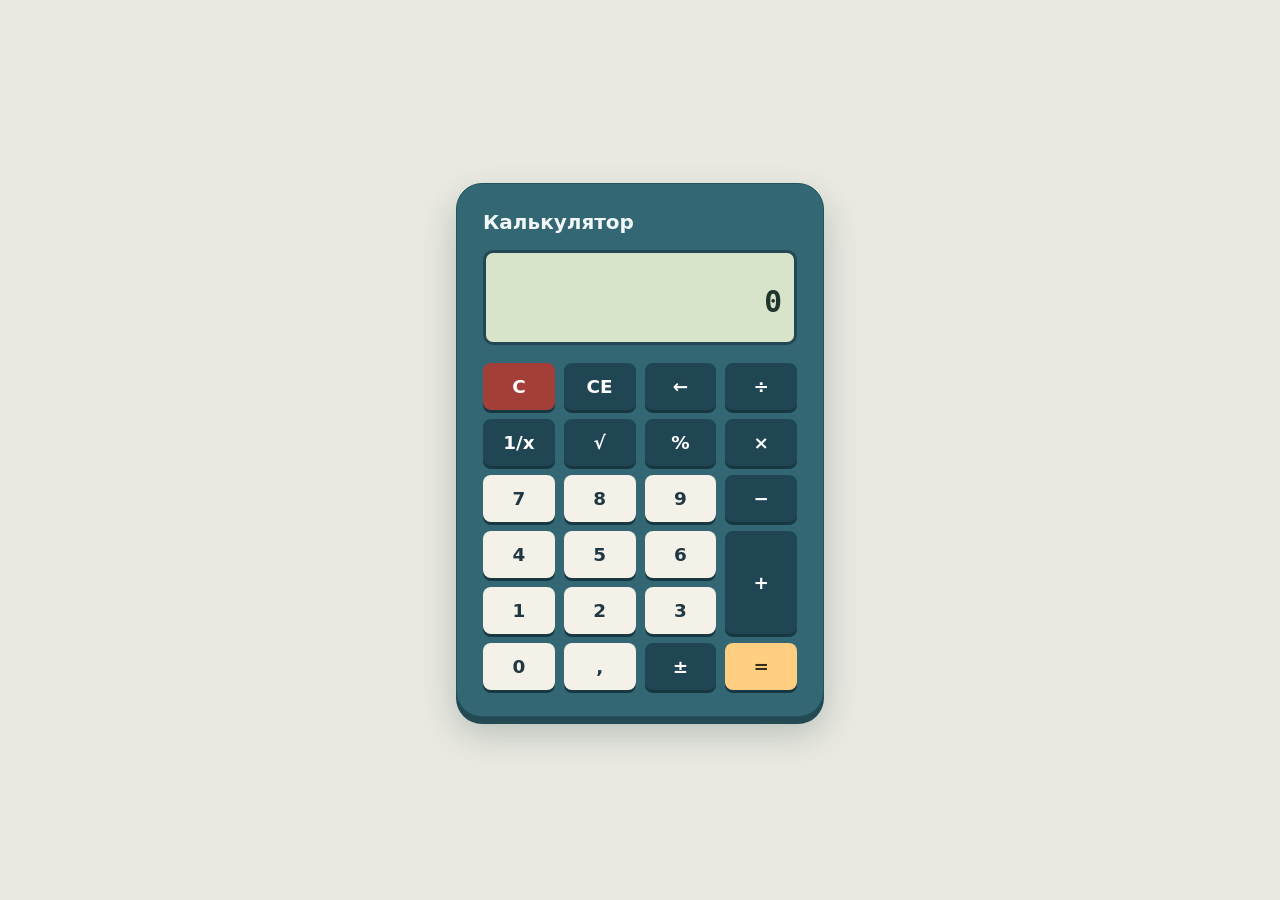
<file: labss/laba 7/index.html>
<!doctype html>
<html lang="ru">
  <head>
    <meta charset="utf-8" />
    <meta name="viewport" content="width=device-width, initial-scale=1" />
    <title>Калькулятор — лабораторная работа 7</title>
    <link rel="stylesheet" href="style.css" />
    <script src="script.js" defer></script>
  </head>
  <body>
    <main class="calculator">
      <h1>Калькулятор</h1>
      <div class="screen">
        <div id="expression" aria-hidden="true"></div>
        <output id="display" aria-label="Показание калькулятора">0</output>
      </div>
      <div id="keys" class="keys">
        <button
          type="button"
          class="clear"
          data-key="clear"
          aria-label="Сбросить всё"
        >
          C
        </button>
        <button
          type="button"
          data-key="entry"
          aria-label="Очистить текущий ввод"
        >
          CE
        </button>
        <button
          type="button"
          data-key="back"
          aria-label="Удалить последний символ"
        >
          ←
        </button>
        <button type="button" data-key="divide" aria-label="Разделить">
          ÷
        </button>

        <button type="button" data-key="inverse" aria-label="Обратное число">
          1/x
        </button>
        <button type="button" data-key="root" aria-label="Квадратный корень">
          √
        </button>
        <button type="button" data-key="percent" aria-label="Процент">%</button>
        <button type="button" data-key="multiply" aria-label="Умножить">
          ×
        </button>

        <button type="button" class="digit" data-key="7">7</button>
        <button type="button" class="digit" data-key="8">8</button>
        <button type="button" class="digit" data-key="9">9</button>
        <button type="button" data-key="subtract" aria-label="Вычесть">
          −
        </button>

        <button type="button" class="digit" data-key="4">4</button>
        <button type="button" class="digit" data-key="5">5</button>
        <button type="button" class="digit" data-key="6">6</button>
        <button type="button" class="add" data-key="add" aria-label="Сложить">
          +
        </button>

        <button type="button" class="digit" data-key="1">1</button>
        <button type="button" class="digit" data-key="2">2</button>
        <button type="button" class="digit" data-key="3">3</button>

        <button type="button" class="digit" data-key="0">0</button>
        <button
          type="button"
          class="digit"
          data-key="decimal"
          aria-label="Десятичная запятая"
        >
          ,
        </button>
        <button type="button" data-key="sign" aria-label="Изменить знак">
          ±
        </button>
        <button
          type="button"
          class="equals"
          data-key="equals"
          aria-label="Равно"
        >
          =
        </button>
      </div>
    </main>
  </body>
</html>
</file>
<file: labss/laba 1/style.css>
@font-face {
  font-family: "Inra";
  src: url("./fonts/Inra.otf") format("opentype");
  font-weight: 400;
  font-style: normal;
  font-display: swap;
}

h1,
h2,
h3,
h4,
h5,
h6,
.page-title,
.versions-table thead th {
  font-family: "Inra", Arial, sans-serif;
}

body {
  margin: 0;
  background-color: #eef3f8;
  color: #29384a;
  font-family: Arial, sans-serif;
  padding: 0 clamp(16px, 4vw, 48px);
  border-top: 12px solid #356795;
  border-bottom: 18px solid #356795;
}

header,
nav,
main {
  max-width: 1000px;
  margin-inline: auto;
}

html {
  scroll-padding-top: 24px;
}

a {
  color: #285e91;
  text-underline-offset: 4px;
}

a:hover {
  color: #173a5c;
}

a:focus-visible {
  outline: 3px solid #d5a72c;
  outline-offset: 4px;
  border-radius: 3px;
}

p {
  font-size: 14px;
  line-height: 1.6;
}

ul {
  font-size: 14px;
}

h2 {
  font-size: 18px;
  margin: 0 0 16px;
  color: #244d73;
  border-left: 4px solid #e4bb50;
  padding-left: 12px;
}

h1 {
  font-size: 24px;
}

.page-title {
  margin: 36px 0 24px;
  color: #27334a;
  font-size: 28px;
  font-weight: 700;
  line-height: 1.2;
  text-align: center;
}

.hero-image {
  display: block;
  width: min(100%, 500px);
  height: auto;
  margin: 0 auto 36px;
  border-radius: 12px;
  box-shadow: 0 12px 28px rgb(33 64 94 / 14%);
}

nav {
  box-sizing: border-box;
  margin-bottom: 24px;
  padding: 20px 28px;
  border: 1px solid #d5e2ee;
  border-radius: 14px;
  background-color: #e2ecf5;
}

nav ol {
  margin: 0;
  padding-left: 24px;
  line-height: 1.7;
  display: flex;
  flex-wrap: wrap;
  column-gap: 36px;
  row-gap: 8px;
}

main section {
  margin-bottom: 24px;
  padding: clamp(18px, 3vw, 32px);
  border: 1px solid #dce5ee;
  border-radius: 16px;
  background-color: #fff;
  box-shadow: 0 5px 18px rgb(33 64 94 / 5%);
}

.page-footer {
  max-width: 1000px;
  margin: 32px auto 0;
  padding: 20px 0;
  border-top: 1px solid #ccdbe8;
  display: flex;
  justify-content: space-between;
  align-items: center;
  flex-wrap: wrap;
  gap: 12px;
  color: #53687b;
  font-size: 13px;
}

.page-footer p {
  margin: 0;
  font-size: inherit;
}

.example-list {
  margin: 0;
  padding: 0;
  list-style: none;
}

.example-list li {
  display: grid;
  grid-template-columns: 32px minmax(0, 1fr);
  gap: 12px;
}

.example-list li + li {
  margin-top: 24px;
}

.example-list li > img {
  width: 32px;
  height: 32px;
  object-fit: contain;
}

.example-list p {
  margin: 0 0 12px;
}

.example-image {
  display: block;
  width: min(100%, 280px);
  height: auto;
  margin-bottom: 16px;
  border-radius: 8px;
}

.code-function {
  color: #c4a7ff;
}

.code-string {
  color: #a6dfb5;
}

.code-lines {
  box-sizing: border-box;
  margin: 0;
  padding: 20px 24px;
  overflow-x: auto;
  border: 1px solid #343d50;
  border-left: 4px solid #ad63d5;
  border-radius: 12px;
  background: #1e2636;
  color: #eef1f7;
  box-shadow: 0 4px 12px rgb(30 38 54 / 8%);
  font-family: Consolas, Monaco, "Courier New", monospace;
  font-size: 14px;
  line-height: 1.8;
  tab-size: 4;
}

.code-lines code {
  font: inherit;
}

.code-variable {
  color: #f0d99c;
}

.code-operator {
  color: #f29aba;
}

.code-number {
  color: #ffbb8a;
}

.history-layout {
  display: flex;
  align-items: flex-start;
  gap: 24px;
}

.history-layout > p {
  flex: 1;
  min-width: 0;
  margin-top: 0;
  line-height: 1.6;
  text-align: justify;
  hyphens: auto;
}

.creator-photo {
  flex: 0 0 280px;
  margin: 0;
}

.creator-photo img {
  display: block;
  width: 100%;
  height: auto;
  border-radius: 8px;
}

.creator-photo figcaption {
  margin-top: 8px;
  font-size: 12px;
  text-align: center;
}

.history-versions {
  max-width: 720px;
  margin: 24px auto 0;
  padding-top: 20px;
  border-top: 1px solid #dce5ee;
}

.history-versions h3 {
  margin: 0 0 10px;
  font-size: 16px;
}

.table-wrapper {
  overflow-x: auto;
}

.versions-table {
  width: 100%;
  border-collapse: collapse;
  background-color: #fff;
  color: #333;
  font-family: Arial, sans-serif;
  font-size: 14px;
  line-height: 1.3;
}

.versions-table caption {
  padding-bottom: 5px;
  font-size: 12px;
  text-align: right;
}

.versions-table th,
.versions-table td {
  padding: 5px 10px;
  border: 1px solid #8eafd5;
  text-align: left;
}

.versions-table thead,
.versions-table tfoot {
  background-color: #4f81bd;
  color: #fff;
}

.versions-table thead th {
  font-size: 15px;
}

.versions-table tbody tr:nth-child(odd) {
  background-color: #dbe5f1;
}

.versions-table tr > :first-child:not([colspan]) {
  width: 30px;
  text-align: center;
}

.versions-table tbody td:nth-child(2) {
  white-space: nowrap;
}

.versions-table tfoot td {
  font-size: 11px;
}

@media (max-width: 700px) {
  .history-layout {
    flex-direction: column;
  }

  .creator-photo {
    flex: none;
    width: min(100%, 320px);
  }
}

.used-technologies h3 {
  margin: 20px 0 12px;
  color: #244d73;
  font-size: 15px;
}

.technology-list {
  display: flex;
  flex-wrap: wrap;
  gap: 8px;
  margin: 0;
  padding: 0;
  list-style: none;
}

.technology-list li {
  padding: 5px 9px;
  border: 1px solid #d5e2ee;
  border-radius: 6px;
  background-color: #eef3f8;
  color: #244d73;
  font-size: 12px;
  line-height: 1.5;
}
</file>
<file: labss/laba 2/style.css>
/* Одна строка сетки — 150px; ширина — 12 долей. */
* { box-sizing: border-box; }
body { margin: 0; background: #000; font-family: Arial, sans-serif; }
.layout { max-width: 1200px; margin: 0 auto; }
.layout, .red, .pink, .pink-stack, .green, .green-side,
.green-main, .green-column, .orange, .brown, .brown-small, .brown-tall {
  display: flex;
}
.layout, .pink-stack, .green-side, .green-column { flex-direction: column; }
.cell {
  display: flex;
  align-items: center;
  justify-content: center;
  min-width: 0;
  height: 150px;
  border: 15px solid #000;
  background: var(--color);
  color: #fff;
  font-size: 16px;
}
.red .b10, .red .b11 { width: 25%; }
.red .b12 { width: 50%; }
.pink-stack { width: 33.333333%; }
.pink .b22 { width: 66.666667%; height: 300px; }
.green-side { width: 25%; }
.green-main { width: 75%; }
.green-column { width: 25%; }
.b34, .b35, .b38, .b39 { height: 300px; }
.orange { justify-content: space-between; padding: 0 8.333333%; }
.orange .b50, .orange .b51 { width: 10%; }
.orange .b52 { width: 40%; }
.brown-small { width: 50%; flex-wrap: wrap; }
.brown-small .cell { width: 50%; }
.brown-tall { width: 50%; }
.brown-tall .cell { width: 50%; height: 300px; }

@media (max-width: 1199px) {
  .cell { font-size: 14px; }
  .red .b10, .red .b12 { width: 50%; }
  .red .b11 { display: none; }
  .pink-stack, .pink .b22 { width: 50%; }
  .green { flex-direction: column; }
  .green-side { width: 100%; flex-direction: row; }
  .green-side .cell { width: 33.333333%; }
  .green-main { width: 100%; }
  .green-column .cell { height: 150px; }
  .orange .b50, .orange .b51 { width: 20%; }
  .brown-small { width: 66.666667%; flex-wrap: nowrap; }
  .brown-small .cell { width: 25%; height: 300px; }
  .brown-tall { width: 33.333333%; flex-direction: column; }
  .brown-tall .cell { width: 100%; height: 150px; }
}

@media (max-width: 767px) {
  .cell { font-size: 12px; }
  .red .b10 { width: 66.666667%; }
  .red .b12 { width: 33.333333%; }
  .pink { flex-direction: column; }
  .pink-stack, .pink .b22 { width: 100%; }
  .green-main { flex-wrap: wrap; }
  .green-column { width: 50%; }
  .col-c, .col-d { flex-direction: row; }
  .col-c .cell, .col-d .cell { width: 100%; }
  .col-c { width: 100%; }
  .col-d { display: none; }
  .orange { padding: 0; }
  .orange .b50, .orange .b51 { width: 25%; }
  .orange .b52 { width: 50%; }
  .brown { flex-direction: column; }
  .brown-tall { order: -1; }
  .brown-small, .brown-tall { width: 100%; flex-direction: column; }
  .brown-small .cell, .brown-tall .cell { width: 100%; height: 150px; }
}
</file>
<file: labss/laba 3/style.css>
* { box-sizing: border-box; }
:root { font-family: Arial, sans-serif; color: #493b2f; background: #fffff0; }
body { margin: 0; }
.page { width: min(100% - 64px, 1000px); margin: 0 auto; padding: 56px 0 24px; }
.intro { padding: 0 0 32px; }
.eyebrow { font-size: 12px; letter-spacing: 2px; text-transform: uppercase; color: #96754f; }
h1 { font-family: Georgia, serif; font-size: clamp(36px, 5vw, 60px); font-weight: 400; line-height: 1.08; margin: 22px 0; }
.intro > p:not(.eyebrow) { line-height: 1.6; }
.notice { max-width: 600px; color: #766656; font-size: 14px; }
form { background: #fffaf0; border: 1px solid #dfcfb8; border-radius: 16px; padding: 32px; box-shadow: 0 18px 48px rgb(91 66 38 / 9%); }
.form-note { font-size: 13px; color: #766656; margin: 0 0 32px; line-height: 1.6; }
fieldset { min-width: 0; border: 0; border-top: 1px solid #e5d8c5; padding: 24px 0 32px; margin: 0; }
legend { font-family: Georgia, serif; font-size: 23px; padding: 0 16px 0 0; }
legend span { font: 12px Arial, sans-serif; color: #a17a4c; margin-right: 12px; }
.fields { display: flex; flex-wrap: wrap; gap: 22px 24px; }
.field { flex: 1 1 calc(50% - 12px); min-width: 0; display: flex; flex-direction: column; gap: 9px; }
.full { flex-basis: 100%; }
label, .choice-group p { font-size: 14px; }
input, select, textarea, button { font: inherit; }
input:not([type="checkbox"]):not([type="radio"]), select, textarea { width: 100%; min-width: 0; min-height: 48px; border: 1px solid #d8c5aa; border-radius: 6px; padding: 12px; color: #493b2f; background: #fffff8; }
textarea { resize: vertical; }
input::placeholder, textarea::placeholder { color: #8a7967; opacity: 1; }
@media (min-width: 768px) { input::placeholder, textarea::placeholder { opacity: 0; } }
:focus-visible { outline: 3px solid #c39a62; outline-offset: 3px; }
.choice-group { margin-top: 24px; }
.choices { display: flex; flex-wrap: wrap; gap: 16px 28px; }
.choice { display: flex; align-items: flex-start; gap: 10px; line-height: 1.5; cursor: pointer; }
.choice input { flex-shrink: 0; width: 18px; height: 18px; margin: 1px 0 0; accent-color: #8b6038; }
.form-footer { border-top: 1px solid #e5d8c5; padding-top: 24px; }
.actions { display: flex; flex-wrap: wrap; gap: 12px; margin-top: 24px; }
button { min-height: 48px; border: 1px solid #79502f; border-radius: 6px; background: #79502f; color: #fffdf5; padding: 12px 22px; cursor: pointer; }
button span { margin-left: 24px; }
button:hover { background: #5e3c23; }
.secondary { background: #fffff8; color: #79502f; }
.secondary:hover { background: #f4e8d5; }
output { display: block; line-height: 1.6; }
output:not(:empty) { margin-top: 24px; padding: 16px; background: #f3e5cf; border: 1px solid #dfc49e; border-radius: 6px; }
.page-footer { padding-top: 24px; text-align: center; color: #766656; font-size: 12px; }
@media (max-width: 767px) {
 .page { width: calc(100% - 32px); padding-top: 24px; }
 .intro { padding-bottom: 16px; }
 form { padding: 20px 16px; }
 .fields { flex-direction: column; gap: 16px; }
 .field { flex-basis: auto; width: 100%; }
 .field > label { display: none; }
 .always-caption > label { display: block; font-size: 12px; color: #766656; }
 legend { font-size: 21px; }
 fieldset { padding: 20px 0 28px; }
 .choices, .actions { flex-direction: column; }
 .actions button { width: 100%; }
}
</file>
<file: labss/laba 4/style.css>
* {
  box-sizing: border-box;
}

body {
  margin: 0;
  color: #19332e;
  background: #eef4ef;
  font:
    1rem/1.5 system-ui,
    sans-serif;
}

main {
  width: min(92%, 48rem);
  margin: 2.5rem auto;
}

h1 {
  font-size: clamp(1.65rem, 5vw, 2.5rem);
}
h1 span {
  display: block;
  font-size: 1rem;
  color: #47685e;
}
h2 {
  margin: 0 0 1rem;
  font-size: 1.25rem;
}

section {
  margin-bottom: 1rem;
  padding: clamp(0.8rem, 3vw, 1.5rem);
  background: white;
  border: 1px solid #d4e3d9;
  border-radius: 1rem;
}

.landscape,
.vessel {
  position: relative;
  overflow: hidden;
  border-radius: 0.7rem;
  container-type: inline-size;
}

.landscape {
  min-height: 13rem;
  display: grid;
  place-items: end center;
  padding-bottom: 1.7rem;
  background: linear-gradient(#c9e8f4 72%, #b5d296 72%);
}

.landscape::after {
  content: "";
  position: absolute;
  inset: auto 0 1.05rem;
  height: 0.65rem;
  border-top: 0.24rem solid #3e4948;
  background: repeating-linear-gradient(
    90deg,
    #6e5141 0 0.7rem,
    transparent 0.7rem 1.4rem
  );
}

.train {
  font-size: min(4cqw, 1.55rem);
  position: relative;
  width: 16em;
  height: 8em;
}

.train > div {
  position: absolute;
}

.cab {
  right: 0.75em;
  bottom: 2em;
  width: 5em;
  height: 5em;
  background: #a93238;
  border: 0.2em solid #253b36;
  border-top: 0.5em solid #253b36;
  border-radius: 0.55em 0.55em 0 0;
}

.cab::before {
  content: "";
  position: absolute;
  inset: 0.55em 0.85em auto;
  height: 1.65em;
  background: #c9e8f4;
  border: 0.18em solid #253b36;
  border-radius: 0.25em;
}

.boiler {
  left: 1em;
  bottom: 1.85em;
  width: 10em;
  height: 3.15em;
  border: 0.2em solid #253b36;
  border-radius: 1.5em 0.4em 0.4em 1.5em;
  background: repeating-linear-gradient(
    90deg,
    #377c63 0 2.7em,
    #225543 2.7em 3em
  );
}

.chimney {
  left: 2.15em;
  bottom: 4.6em;
  width: 1.35em;
  height: 2em;
  border-radius: 0.16em;
  border-top: 0.45em solid #253b36;
  background: #445652;
}

.smoke {
  left: 0.5em;
  bottom: 6.65em;
  width: 0.9em;
  height: 0.55em;
  border-radius: 50%;
  background: #819791;
  box-shadow:
    1.05em 0.35em 0 -0.05em #819791,
    -0.95em -0.45em 0 0.12em #819791;
}

.lamp {
  left: 0.72em;
  bottom: 3.1em;
  width: 0.7em;
  height: 0.8em;
  border: 0.13em solid #253b36;
  border-radius: 0.25em;
  background: #ffd580;
}

.chassis {
  inset: auto 0.4em 1.35em 0.35em;
  height: 0.75em;
  border-radius: 0.23em;
  background: #253b36;
}

.wheel {
  bottom: 0;
  width: 2.6em;
  aspect-ratio: 1;
  border: 0.22em solid #253b36;
  border-radius: 50%;
  background:
    radial-gradient(circle, #efd5a7 0 13%, transparent 15%),
    repeating-conic-gradient(#b94146 0 12deg, #362d30 12deg 60deg);
}

.wheel-small {
  left: 1.6em;
}
.wheel-middle {
  left: 5.7em;
}
.wheel-large {
  left: 10.35em;
  width: 3.35em;
}

.rod {
  left: 7em;
  bottom: 1.11em;
  width: 5em;
  height: 0.35em;
  border-radius: 0.2em;
  background: #efd5a7;
  transform: rotate(-4deg);
}

.equation {
  margin: 0 0 0.6rem;
  font-size: 1.25rem;
  font-weight: 700;
}

.reaction label {
  display: inline-block;
  cursor: pointer;
  margin-bottom: 0.55rem;
  padding: 0.1rem 0.45rem;
  border-radius: 0.25rem;
  transition: background-color 0.2s;
}

.reaction label:hover,
#pause:checked + label {
  background: #dceee5;
}

.vessel {
  height: 13rem;
  background: #eaf4f7;
}

.molecule {
  position: absolute;
  display: flex;
  align-items: center;
  font-size: min(4cqw, 1rem);
  animation: reactants 8s ease-in-out infinite;
}

.molecule span {
  display: grid;
  width: 1.9em;
  aspect-ratio: 1;
  place-items: center;
  border-radius: 50%;
  background: #245c88;
  color: white;
  font-weight: 700;
}

.molecule .oxygen {
  width: 2.5em;
  background: #a93238;
}
.molecule span + span {
  margin-left: -0.2em;
}

.oxygen-pair {
  top: 42%;
  left: 14%;
  --dx: 24cqw;
  --dy: 0px;
}
.hydrogen-top {
  top: 18%;
  left: 69%;
  --dx: -20cqw;
  --dy: 2rem;
}
.hydrogen-bottom {
  top: 67%;
  left: 69%;
  --dx: -20cqw;
  --dy: -2rem;
}

.water {
  width: 4.5em;
  height: 3.6em;
  top: 36%;
  left: 46%;
  justify-content: center;
  align-items: start;
  animation-name: products;
}

.water-top {
  --dx: -16cqw;
  --dy: -2.7rem;
}
.water-bottom {
  --dx: 15cqw;
  --dy: 2.4rem;
}
.water span + span {
  position: absolute;
  top: 1.4em;
  margin: 0;
}
.water span:nth-child(2) {
  left: 0.2em;
}
.water span:nth-child(3) {
  right: 0.2em;
}

#pause:checked ~ .vessel .molecule {
  animation-play-state: paused;
}

@keyframes reactants {
  0%,
  23% {
    opacity: 1;
    transform: translate(0, 0);
  }
  48% {
    opacity: 1;
    transform: translate(var(--dx), var(--dy));
  }
  52%,
  95% {
    opacity: 0;
    transform: translate(var(--dx), var(--dy));
  }
  96% {
    opacity: 0;
    transform: translate(0, 0);
  }
  100% {
    opacity: 1;
    transform: translate(0, 0);
  }
}

@keyframes products {
  0%,
  48% {
    opacity: 0;
    transform: translate(0, 0) scale(0.8);
  }
  54% {
    opacity: 1;
    transform: translate(0, 0) scale(0.8);
  }
  72%,
  94% {
    opacity: 1;
    transform: translate(var(--dx), var(--dy));
  }
  100% {
    opacity: 0;
    transform: translate(var(--dx), var(--dy));
  }
}
</file>
<file: labss/laba 5/style.css>
* { box-sizing: border-box; }

body {
  margin: 0;
  background: #eef4ef;
  color: #19332e;
  font: 1rem/1.5 system-ui, sans-serif;
}

main {
  width: min(92%, 46rem);
  margin: 2rem auto;
}

h1 { font-size: clamp(1.6rem, 5vw, 2.4rem); }
h1 span { display: block; font-size: 1rem; color: #47685e; }
h2 { margin: 0; font-size: 1.25rem; }

section {
  margin-bottom: 1rem;
  padding: clamp(1rem, 4vw, 1.5rem);
  border: 1px solid #d4e3d9;
  border-radius: 1rem;
  background: white;
}

form { display: grid; gap: .55rem; }
label { font-weight: 600; }

input, button {
  padding: .55rem .75rem;
  border-radius: .4rem;
  font: inherit;
}

input { width: 100%; border: 1px solid #79938a; }

button {
  justify-self: start;
  border: 0;
  background: #24604b;
  color: white;
  cursor: pointer;
}

button:hover { background: #193f33; }

output {
  white-space: pre-line;
  overflow-wrap: anywhere;
  font-weight: 600;
}

output:empty { display: none; }
</file>
<file: labss/laba 6/style.css>
* { box-sizing: border-box; }
:root { font-family: Arial, sans-serif; color: #493b2f; background: #fffff0; }
body { margin: 0; }
.page { width: min(100% - 64px, 1000px); margin: 0 auto; padding: 56px 0 24px; }
.intro { padding: 0 0 32px; }
h1 { font-family: Georgia, serif; font-size: clamp(36px, 5vw, 60px); font-weight: 400; line-height: 1.08; margin: 22px 0; }
.intro > p { line-height: 1.6; }
form { background: #fffaf0; border: 1px solid #dfcfb8; border-radius: 16px; padding: 32px; box-shadow: 0 18px 48px rgb(91 66 38 / 9%); }
.form-note { font-size: 13px; color: #766656; margin: 0 0 32px; line-height: 1.6; }
fieldset { min-width: 0; border: 0; border-top: 1px solid #e5d8c5; padding: 24px 0 32px; margin: 0; }
legend { font-family: Georgia, serif; font-size: 23px; padding: 0 16px 0 0; }
legend span { font: 12px Arial, sans-serif; color: #a17a4c; margin-right: 12px; }
.fields { display: flex; flex-wrap: wrap; gap: 22px 24px; }
.field { flex: 1 1 calc(50% - 12px); min-width: 0; display: flex; flex-direction: column; gap: 9px; }
.full { flex-basis: 100%; }
label, .choice-group p { font-size: 14px; }
input, select, textarea, button { font: inherit; }
input:not([type="checkbox"]):not([type="radio"]), select, textarea { width: 100%; min-width: 0; min-height: 48px; border: 1px solid #d8c5aa; border-radius: 6px; padding: 12px; color: #493b2f; background: #fffff8; }
textarea { resize: vertical; }
input::placeholder, textarea::placeholder { color: #8a7967; opacity: 1; }
@media (min-width: 768px) { input::placeholder, textarea::placeholder { opacity: 0; } }
:focus-visible { outline: 3px solid #c39a62; outline-offset: 3px; }
.choice-group { margin-top: 24px; }
.choices { display: flex; flex-wrap: wrap; gap: 16px 28px; }
.choice { display: flex; align-items: flex-start; gap: 10px; line-height: 1.5; cursor: pointer; }
.choice input { flex-shrink: 0; width: 18px; height: 18px; margin: 1px 0 0; accent-color: #8b6038; }
.form-footer { border-top: 1px solid #e5d8c5; padding-top: 24px; }
.actions { display: flex; flex-wrap: wrap; gap: 12px; margin-top: 24px; }
button { min-height: 48px; border: 1px solid #79502f; border-radius: 6px; background: #79502f; color: #fffdf5; padding: 12px 22px; cursor: pointer; }
button span { margin-left: 24px; }
button:hover { background: #5e3c23; }
.secondary { background: #fffff8; color: #79502f; }
.secondary:hover { background: #f4e8d5; }
@media (max-width: 767px) {
 .page { width: calc(100% - 32px); padding-top: 24px; }
 .intro { padding-bottom: 16px; }
 form { padding: 20px 16px; }
 .fields { flex-direction: column; gap: 16px; }
 .field { flex-basis: auto; width: 100%; }
 .field > label { display: none; }
 .always-caption > label { display: block; font-size: 12px; color: #766656; }
 legend { font-size: 21px; }
 fieldset { padding: 20px 0 28px; }
 .choices, .actions { flex-direction: column; }
 .actions button { width: 100%; }
}

.field-error, .status { color: #92312c; font-size: 14px; }
.field-error { margin: 4px 0 0; }
.status { margin: 12px 0 0; }
.status:empty { display: none; }
form [aria-invalid="true"] { outline: 2px solid #b44e43; outline-offset: 1px; }
.result { margin-top: 24px; padding: clamp(16px, 4vw, 32px); background: #fffaf0; border: 1px solid #dfcfb8; border-radius: 16px; }
.result h2 { margin-top: 0; }
.result dl { display: grid; grid-template-columns: repeat(2, minmax(0, 1fr)); gap: 8px 16px; }
.result dd { margin: 0; white-space: pre-wrap; overflow-wrap: anywhere; }
.result dt { font-weight: 600; }
</file>
<file: labss/laba 7/style.css>
* {
  box-sizing: border-box;
}

body {
  min-height: 100vh;
  margin: 0;
  padding: 24px 12px;
  display: grid;
  place-items: center;
  background: #eae9e1;
  color: #f2f7fa;
  font:
    1rem system-ui,
    sans-serif;
}

.calculator {
  width: min(100%, 23rem);
  padding: clamp(14px, 5vw, 26px);
  border: 1px solid #25535c;
  border-radius: 26px;
  background: #326773;
  box-shadow:
    0 7px 0 #234953,
    0 16px 35px #153e4440;
}

h1 {
  margin: 0 0 16px;
  font-size: 1.25rem;
}

.screen {
  min-width: 0;
  min-height: 95px;
  margin-bottom: 18px;
  padding: 10px 12px;
  border: 3px solid #244853;
  border-radius: 10px;
  background: #d8e4c9;
  color: #20352b;
  text-align: right;
  font-family: ui-monospace, monospace;
  overflow-wrap: anywhere;
}

#expression {
  min-height: 1.5em;
  font-size: 0.9rem;
}
#display {
  display: block;
  font-size: clamp(1.1rem, 5vw, 1.85rem);
  font-weight: 700;
}

.keys {
  display: grid;
  grid-template-columns: repeat(4, minmax(0, 1fr));
  gap: 9px;
}

button {
  min-height: 47px;
  padding: 5px;
  border: 0;
  border-radius: 8px;
  background: #214653;
  box-shadow: 0 3px 0 #173742;
  color: white;
  font:
    600 1.15rem system-ui,
    sans-serif;
  cursor: pointer;
}

button:hover {
  filter: brightness(1.12);
}
button:active {
  transform: translateY(2px);
  box-shadow: 0 1px 0 #173742;
}
button:focus-visible {
  outline: 3px solid #ffde9c;
  outline-offset: 2px;
}
.digit {
  background: #f3f1e8;
  color: #203843;
}
.clear {
  background: #a43e38;
}
.equals {
  background: #ffce80;
  color: #382b1a;
}
.add {
  grid-column: 4;
  grid-row: 4 / span 2;
}
</file>
